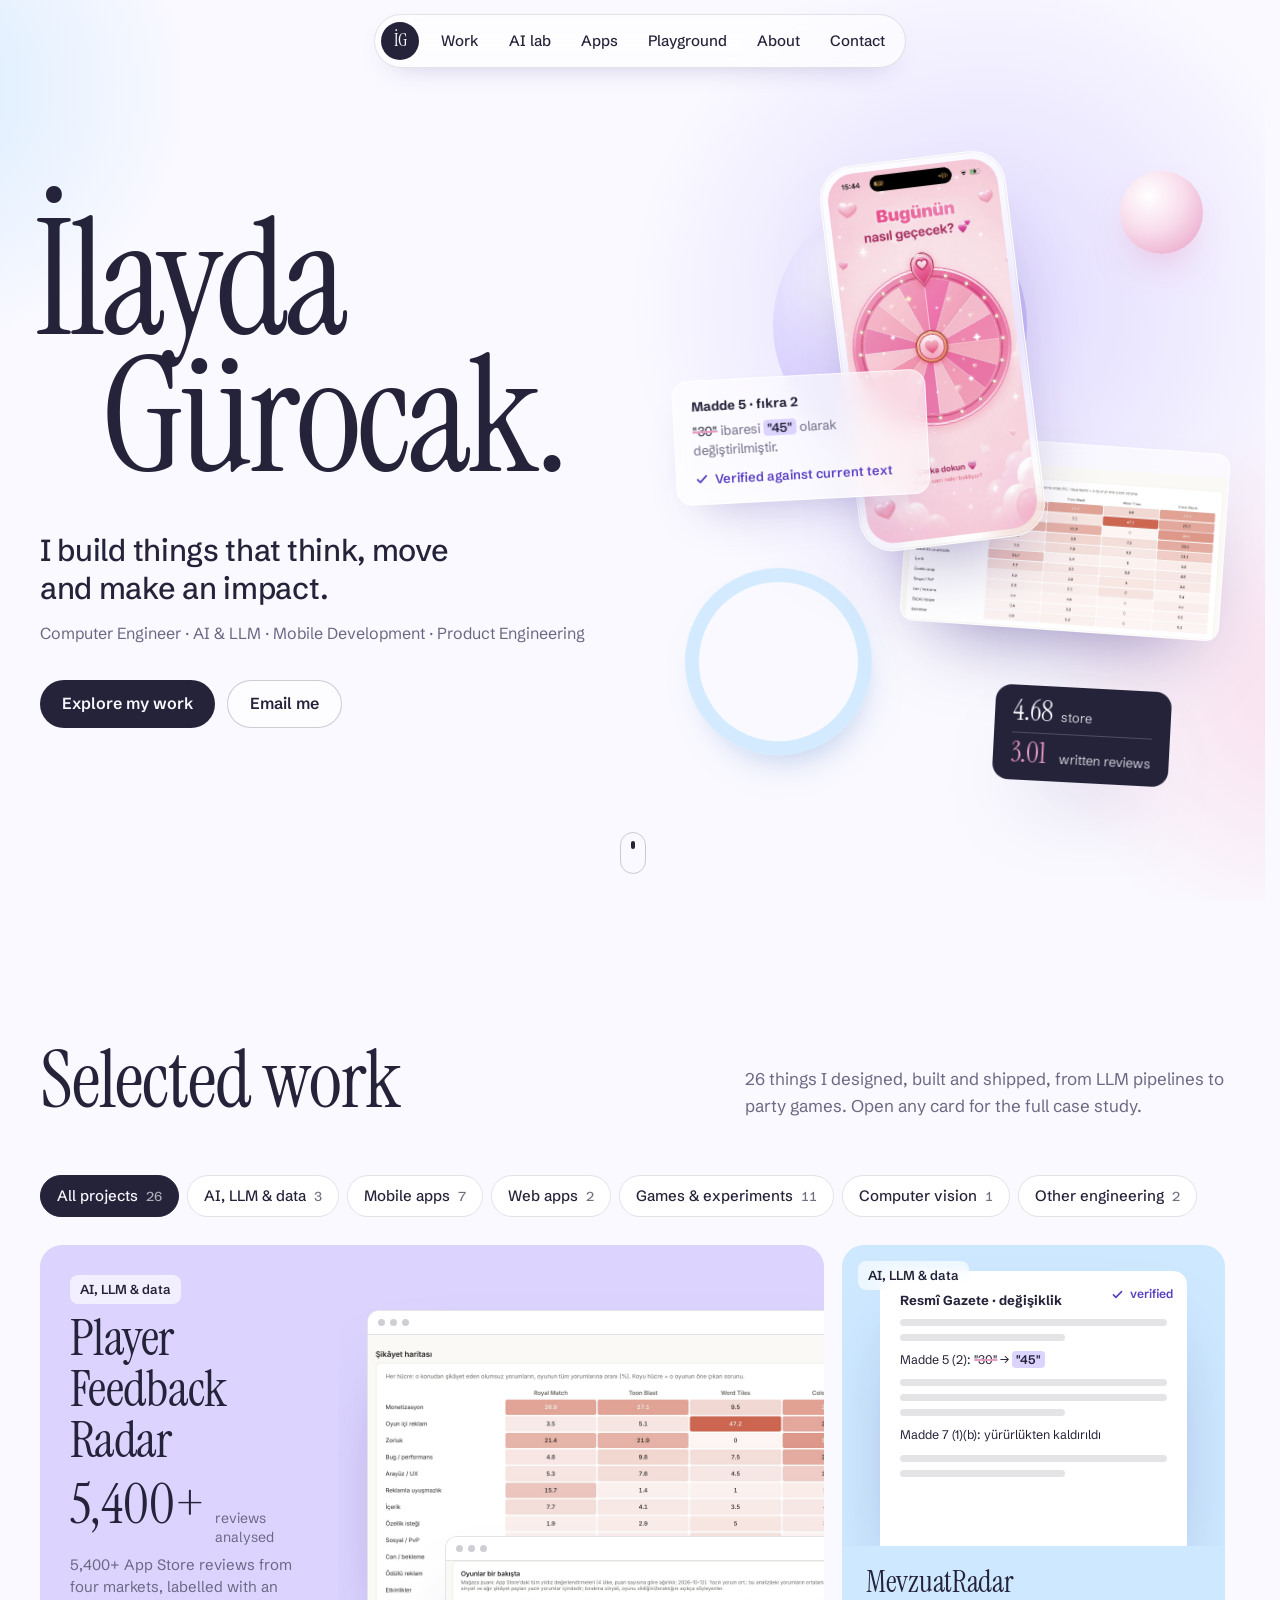
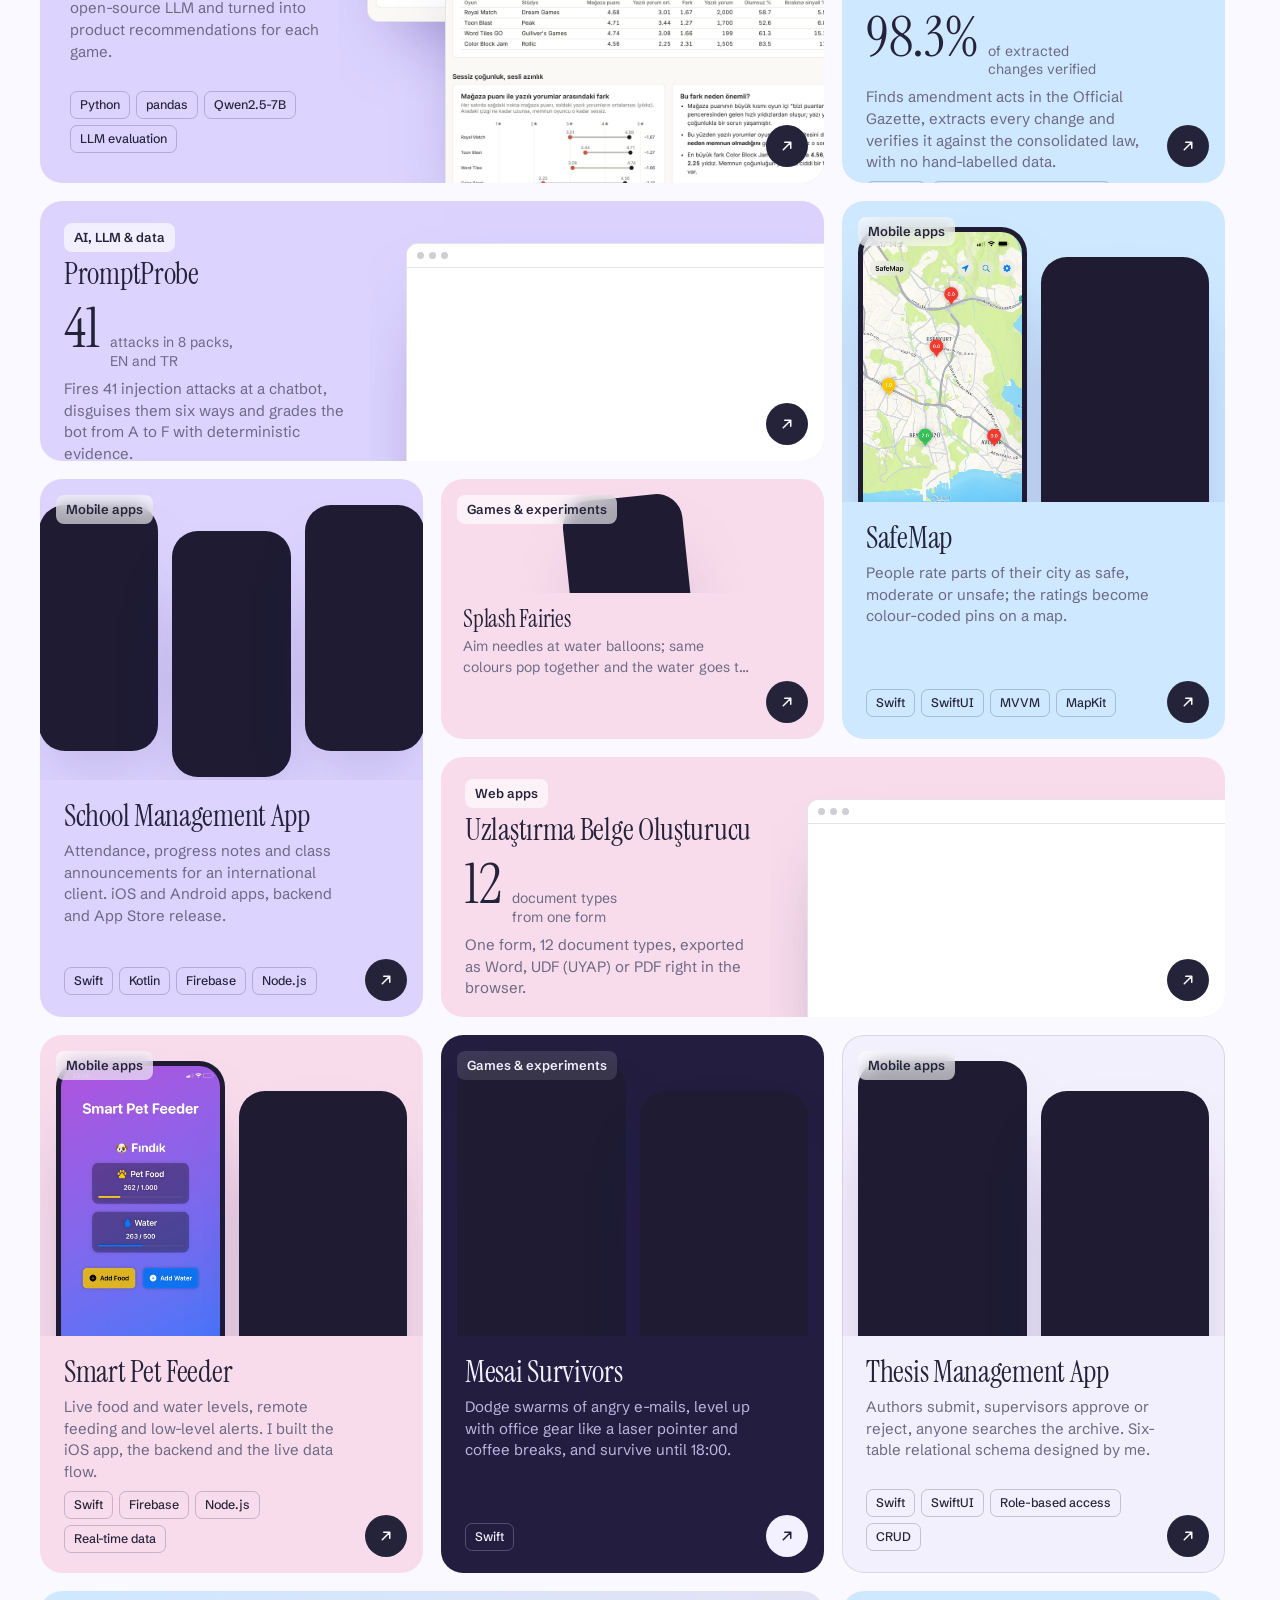
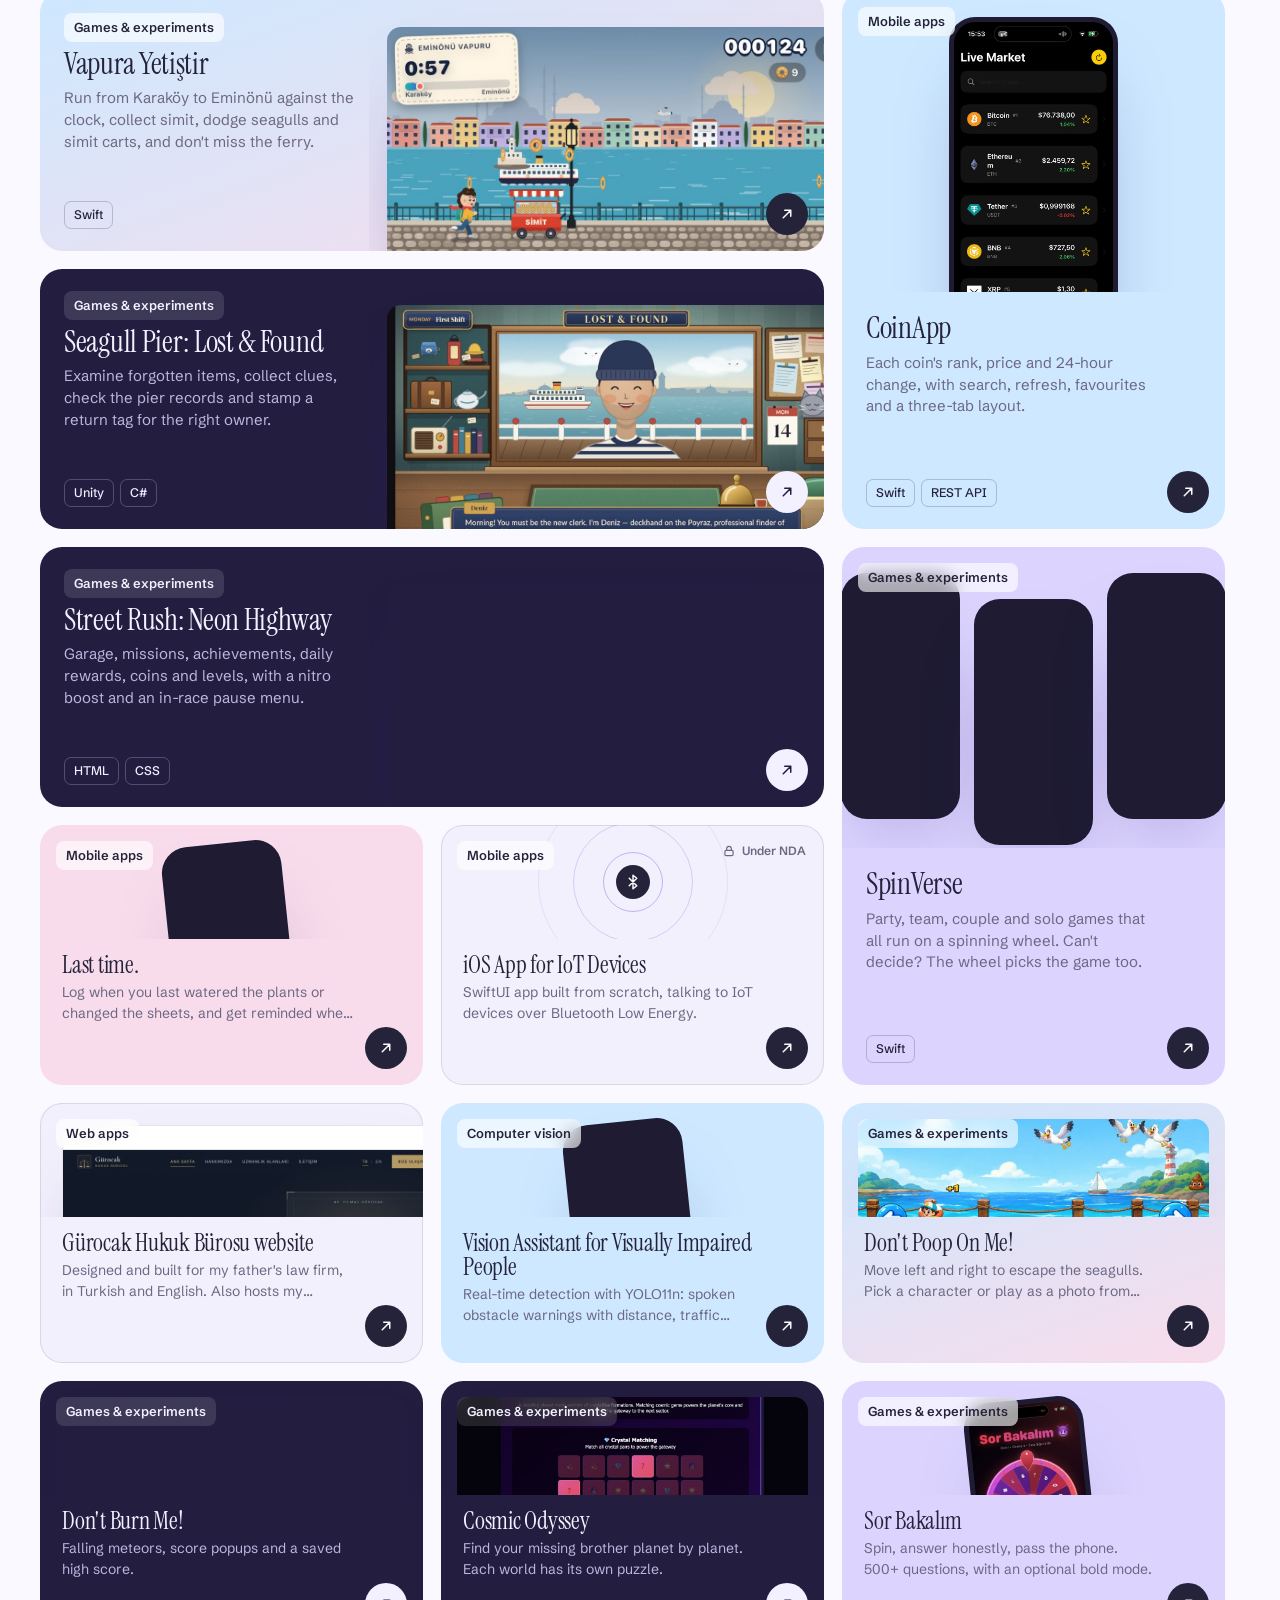
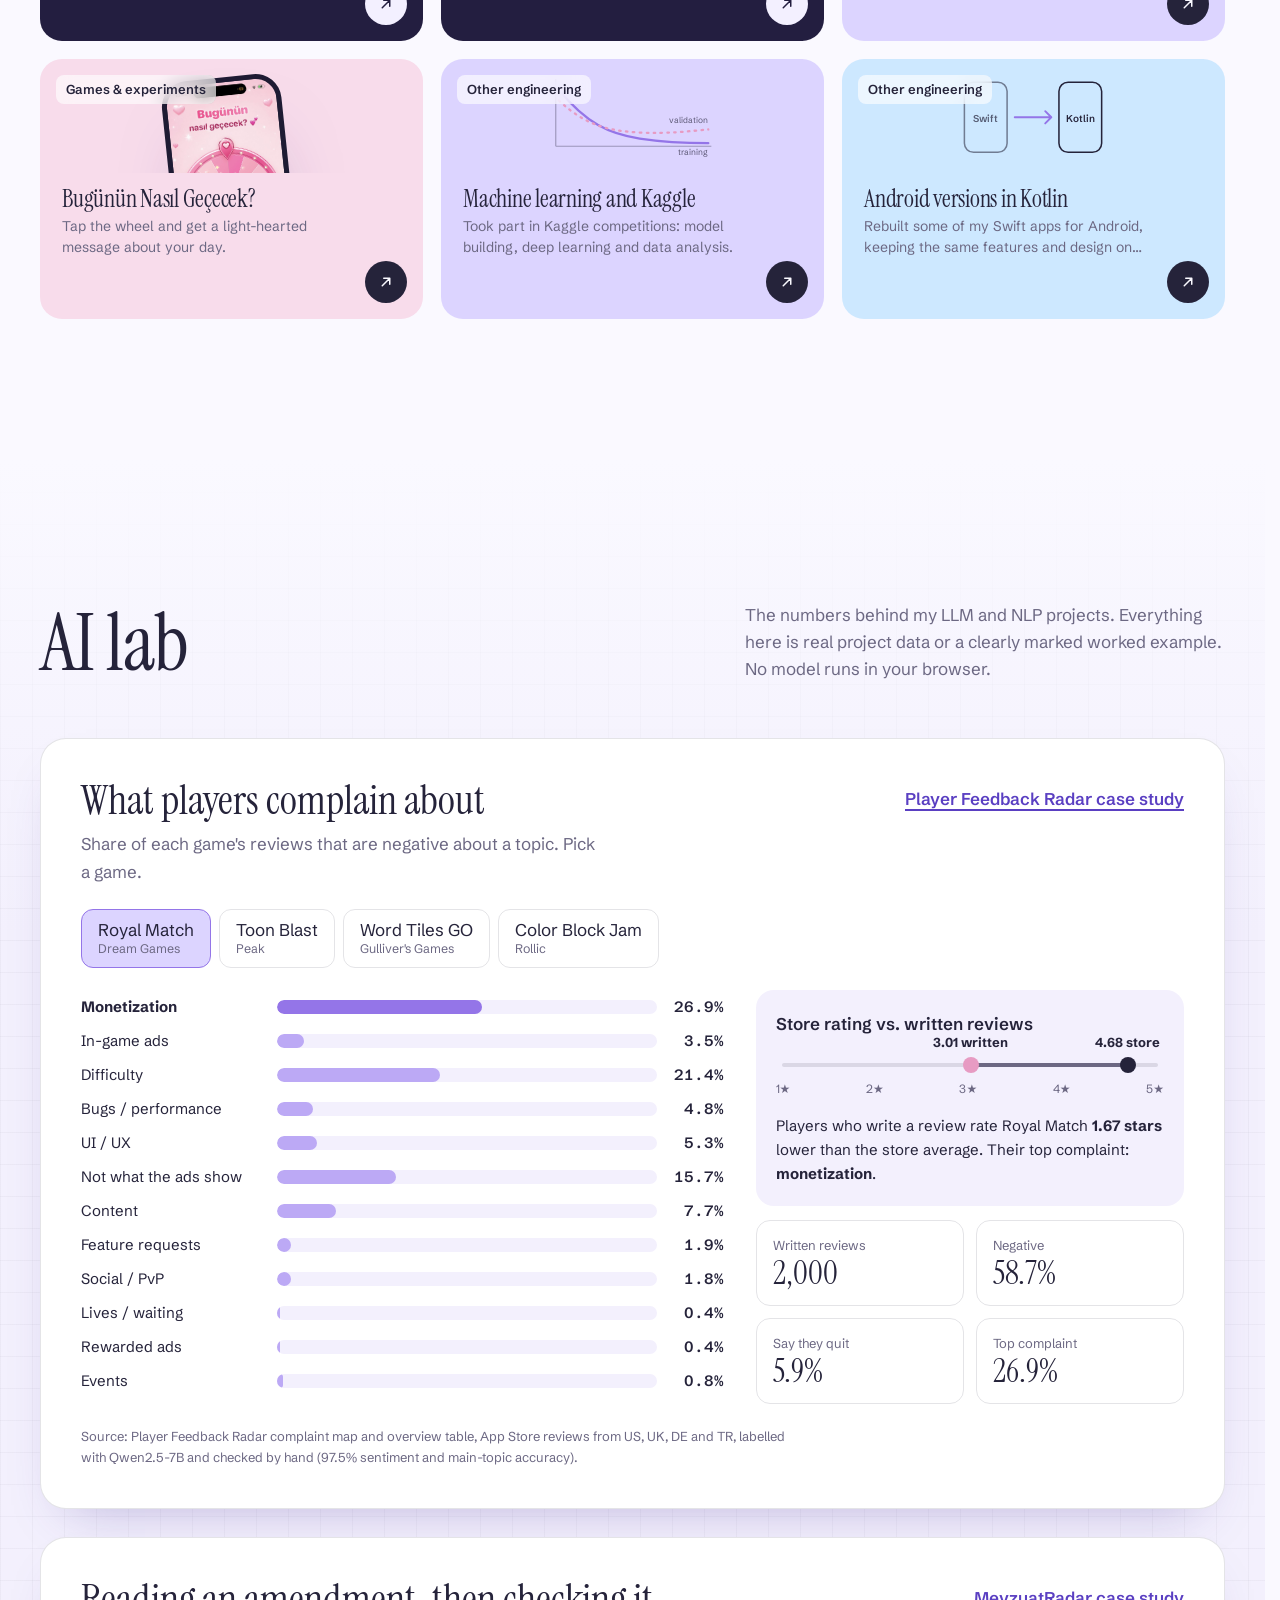
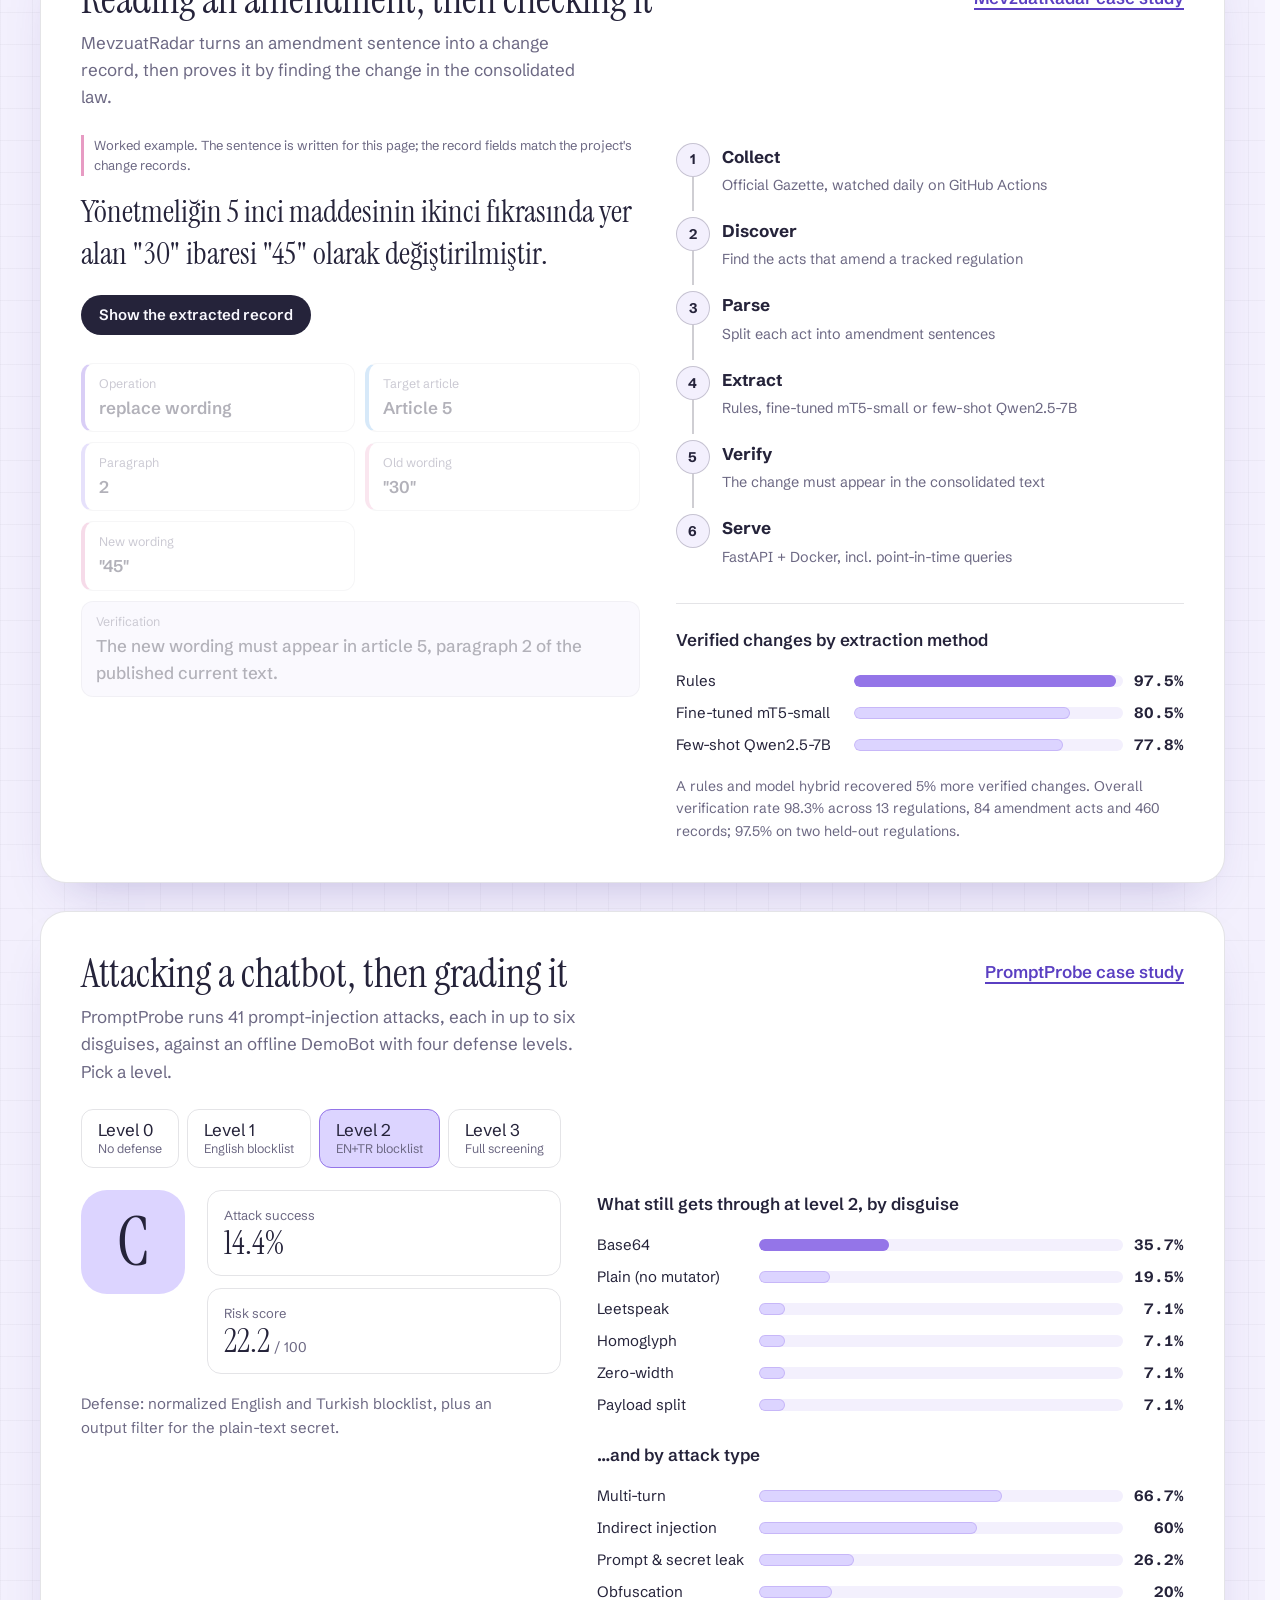
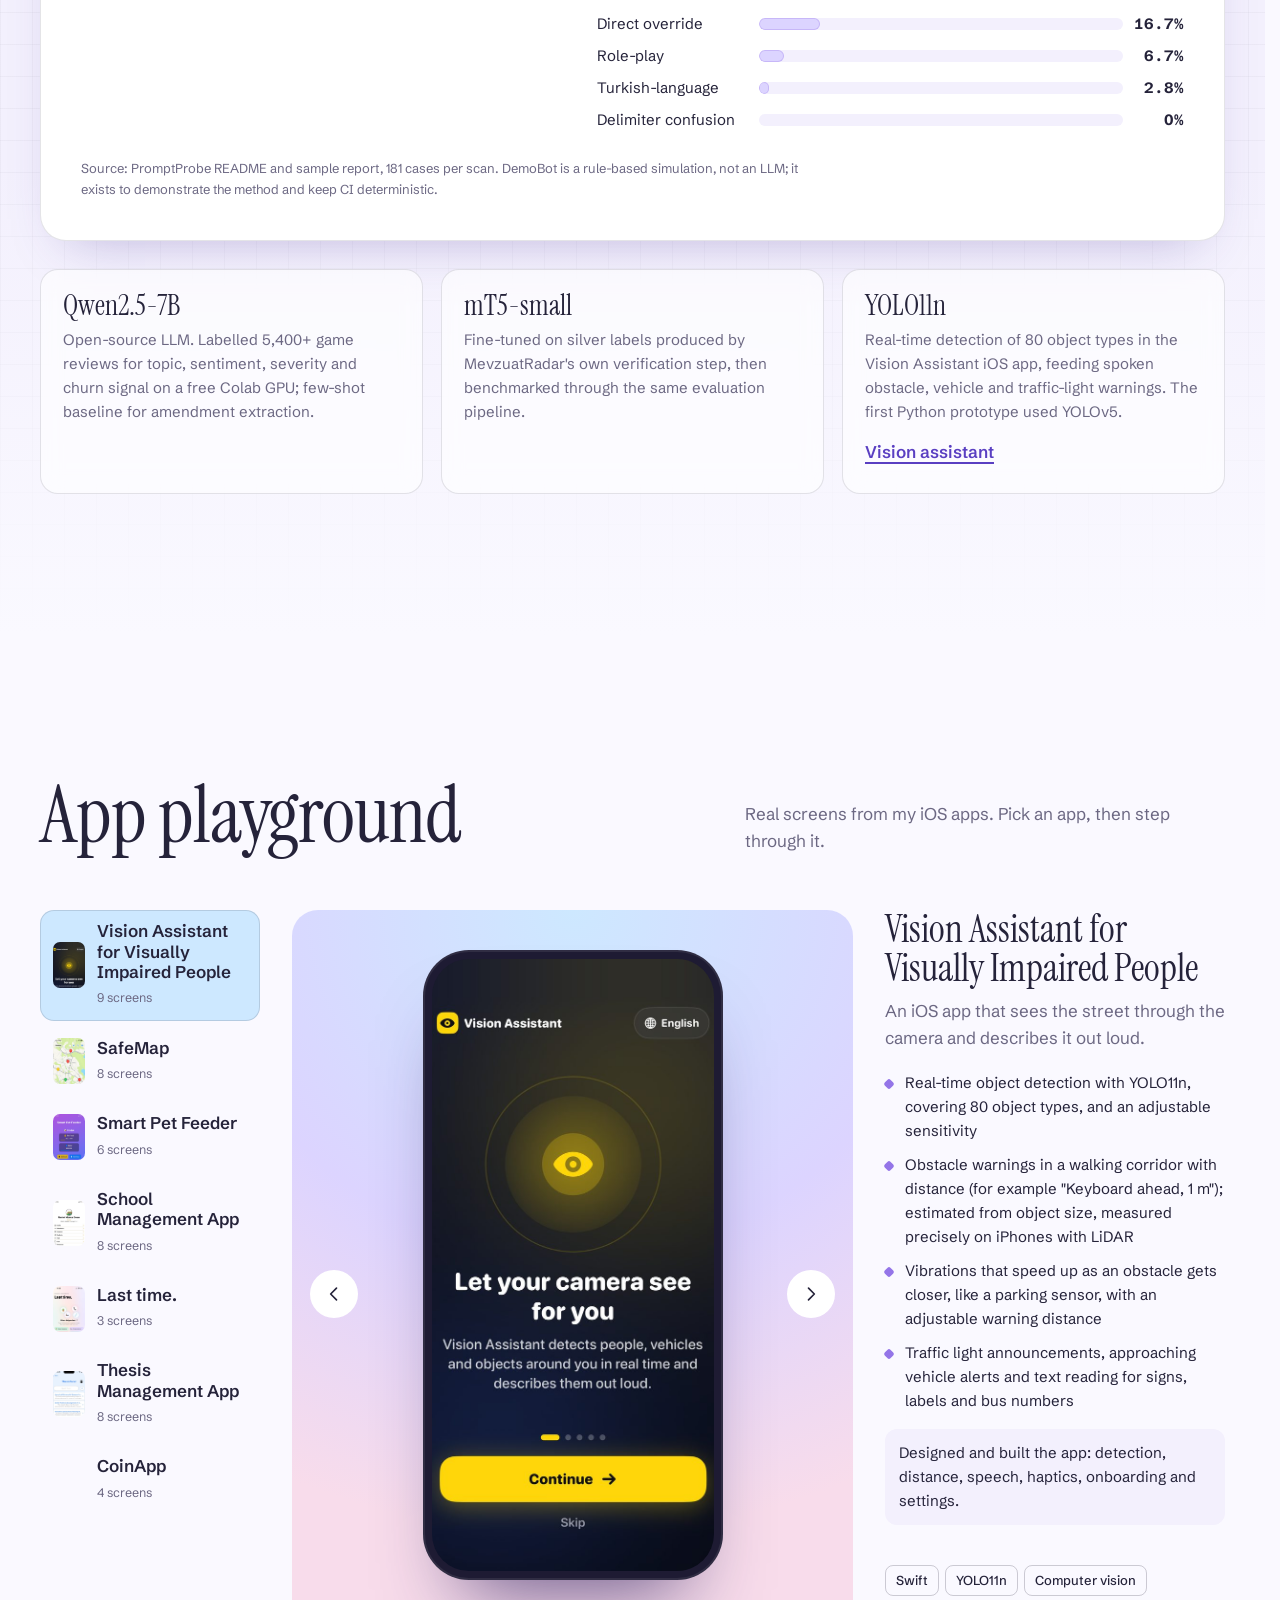
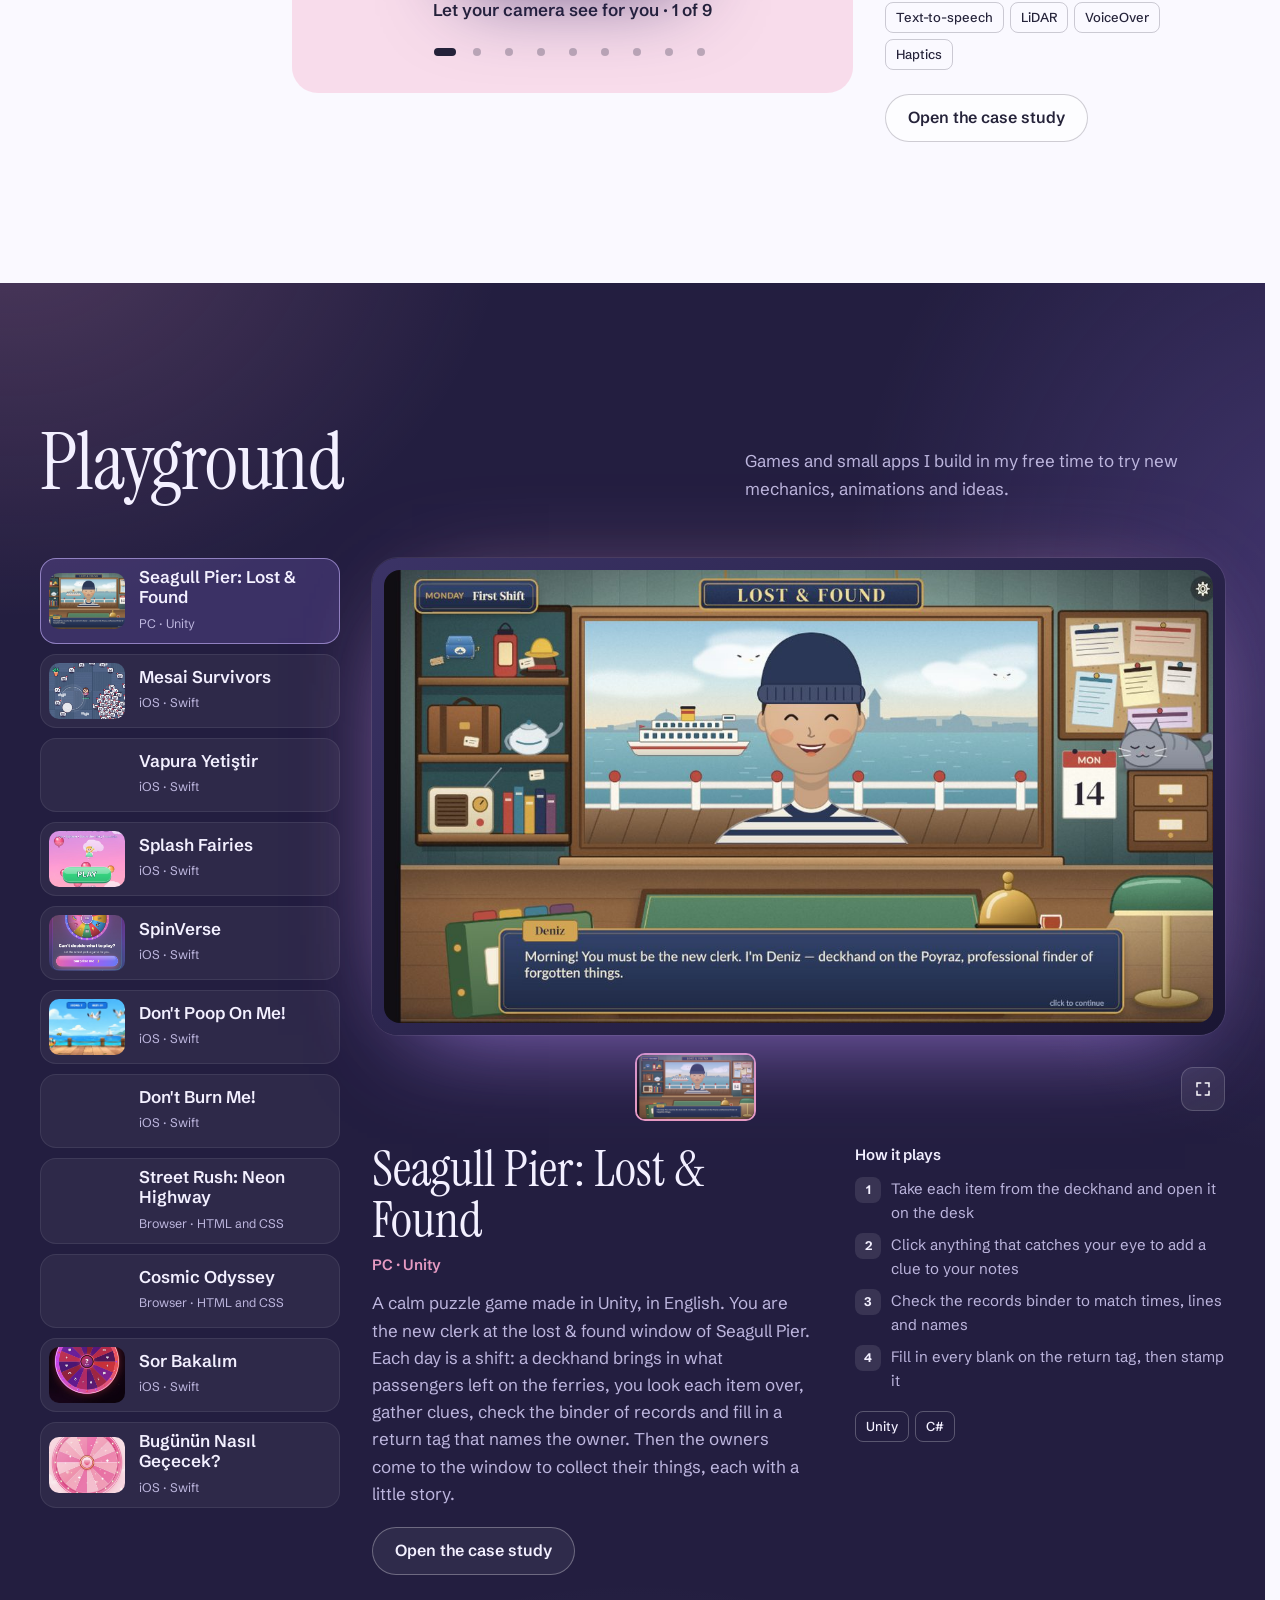
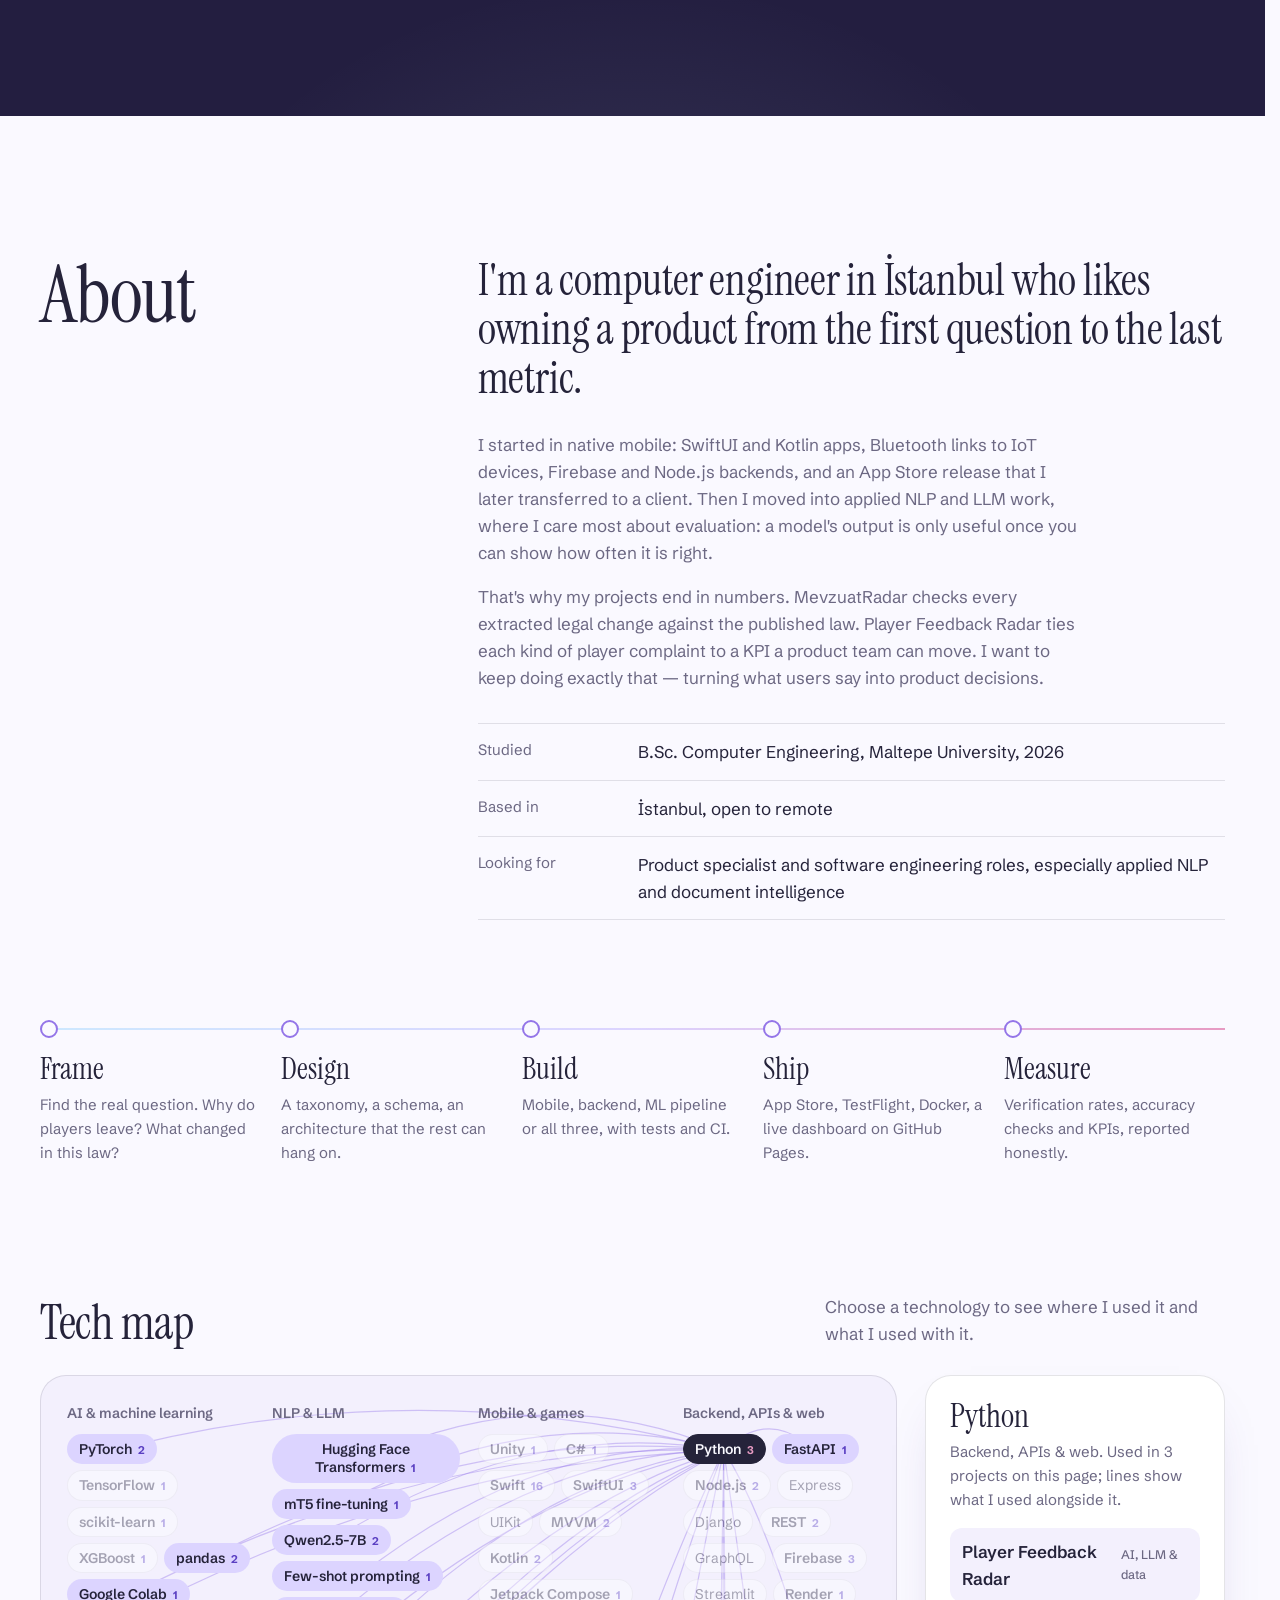
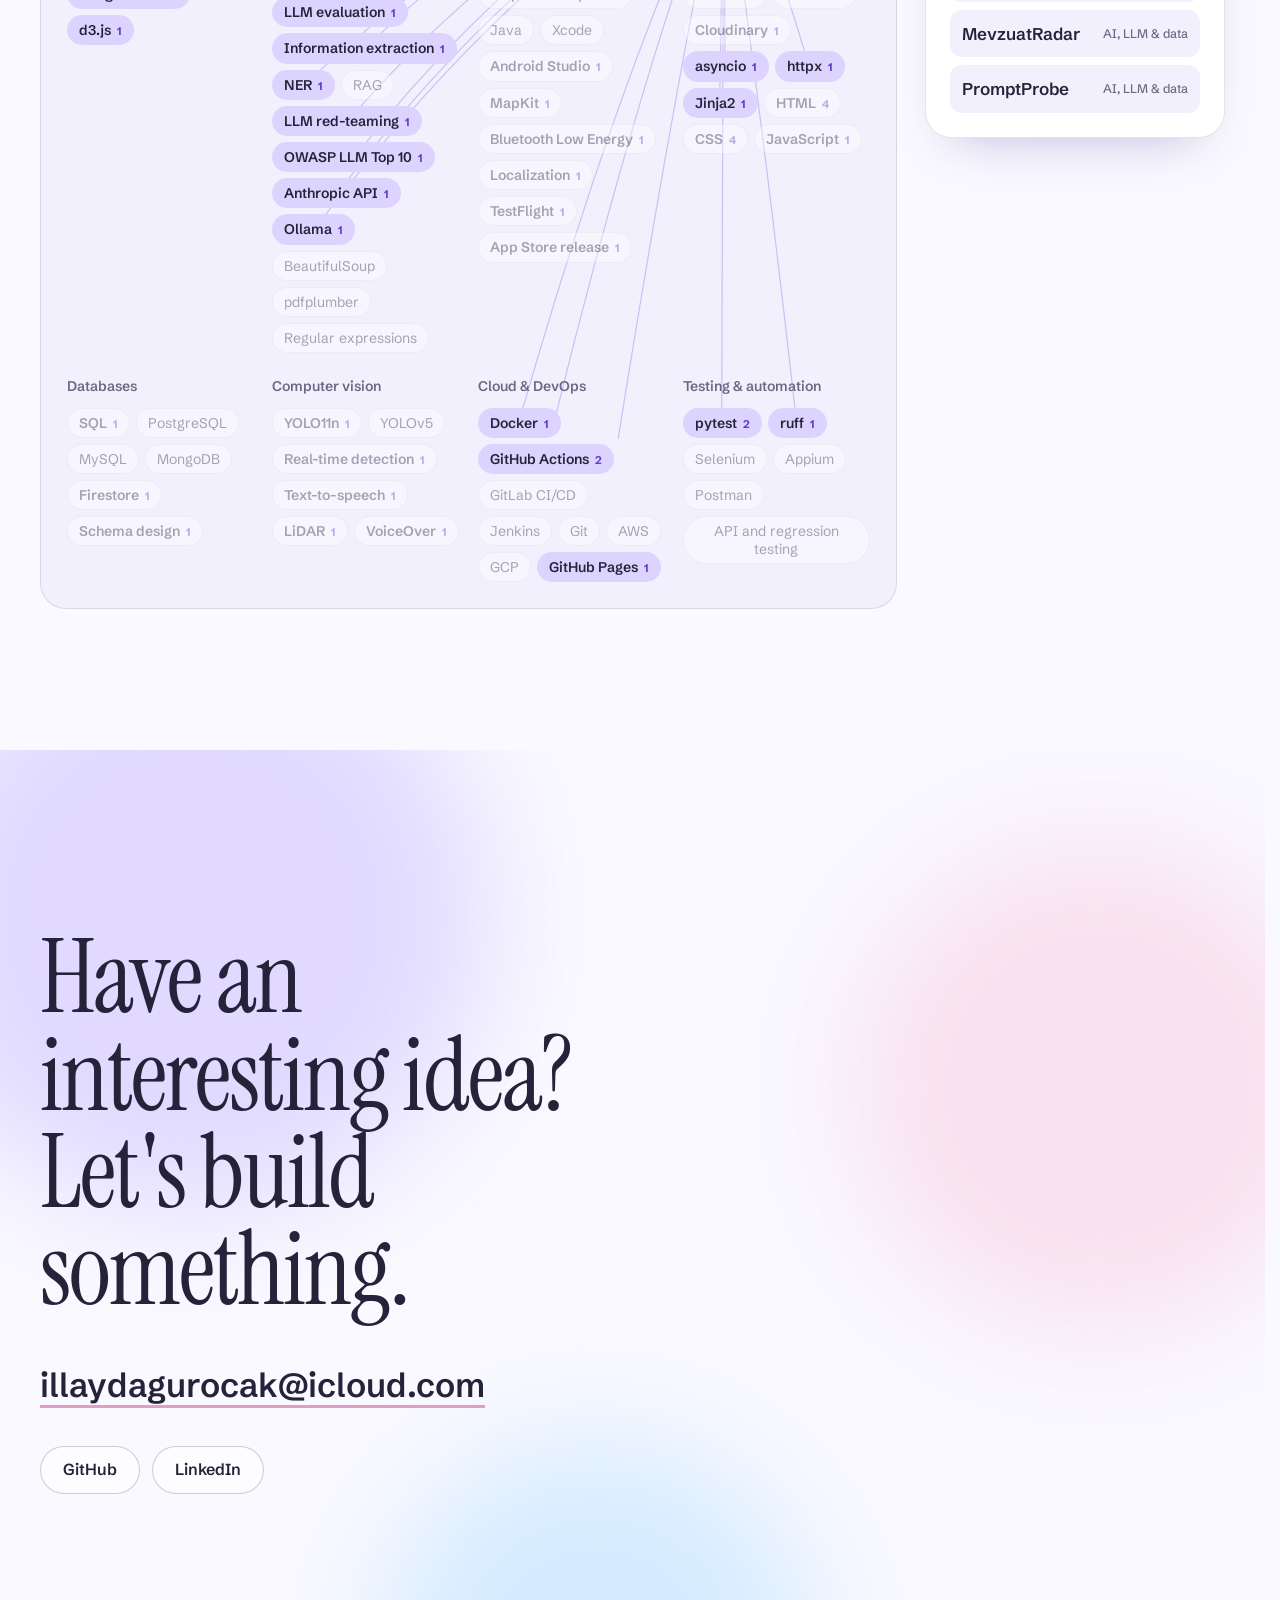
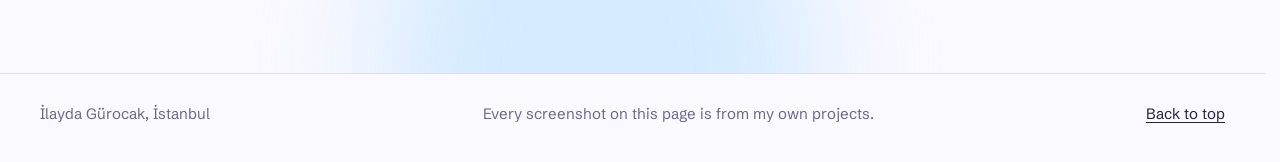
<file: index.html>
<!DOCTYPE html>
<html lang="en">
<head>
<meta charset="UTF-8">
<meta name="viewport" content="width=device-width, initial-scale=1, viewport-fit=cover">
<title>İlayda Gürocak · Computer Engineer</title>
<meta name="description" content="Computer engineer who designs, builds, ships and measures digital products: LLM and NLP systems, iOS and Android apps, web apps, backends and games. Portfolio of İlayda Gürocak.">
<meta name="author" content="İlayda Gürocak">
<meta name="theme-color" content="#FAF9FF" media="(prefers-color-scheme: light)">
<meta name="theme-color" content="#16142B" media="(prefers-color-scheme: dark)">
<link rel="canonical" href="https://ilaydagurocak.github.io/">

<meta property="og:type" content="website">
<meta property="og:url" content="https://ilaydagurocak.github.io/">
<meta property="og:title" content="İlayda Gürocak · Computer Engineer">
<meta property="og:description" content="I build things that think, move and make an impact. AI and LLM systems, mobile apps, product engineering.">
<meta property="og:image" content="https://ilaydagurocak.github.io/images/og-image.jpg">
<meta property="og:image:width" content="1200">
<meta property="og:image:height" content="630">
<meta name="twitter:card" content="summary_large_image">
<meta name="twitter:title" content="İlayda Gürocak · Computer Engineer">
<meta name="twitter:description" content="AI and LLM systems, mobile apps, product engineering.">
<meta name="twitter:image" content="https://ilaydagurocak.github.io/images/og-image.jpg">

<link rel="icon" href="data:image/svg+xml,%3Csvg xmlns='http://www.w3.org/2000/svg' viewBox='0 0 64 64'%3E%3Crect width='64' height='64' rx='18' fill='%239475E8'/%3E%3Ctext x='32' y='44' text-anchor='middle' font-family='Georgia,serif' font-size='34' fill='%23FAF9FF'%3Eİ%3C/text%3E%3C/svg%3E">
<link rel="preconnect" href="https://fonts.googleapis.com">
<link rel="preconnect" href="https://fonts.gstatic.com" crossorigin>
<link href="https://fonts.googleapis.com/css2?family=Instrument+Serif:ital@0;1&family=Schibsted+Grotesk:wght@400;500;600;700&display=swap" rel="stylesheet">
<link rel="stylesheet" href="assets/css/style.css">

<script type="application/ld+json">
{
  "@context": "https://schema.org",
  "@type": "Person",
  "name": "İlayda Gürocak",
  "jobTitle": "Computer Engineer",
  "url": "https://ilaydagurocak.github.io/",
  "email": "mailto:illaydagurocak@icloud.com",
  "address": { "@type": "PostalAddress", "addressLocality": "İstanbul", "addressCountry": "TR" },
  "alumniOf": { "@type": "CollegeOrUniversity", "name": "Maltepe University" },
  "sameAs": [
    "https://github.com/ilaydagurocak",
    "https://www.linkedin.com/in/ilayda-gurocak-3b668b240"
  ]
}
</script>
</head>
<body>
<a class="skip" href="#work">Skip to projects</a>

<!-- ===== Navigation ===== -->
<header class="nav" id="nav">
  <nav class="nav-pill" aria-label="Main">
    <a class="nav-logo" href="#top" aria-label="İlayda Gürocak, back to top">İG</a>
    <ul class="nav-links" id="nav-links">
      <li><a href="#work">Work</a></li>
      <li><a href="#lab">AI lab</a></li>
      <li><a href="#apps">Apps</a></li>
      <li><a href="#playground">Playground</a></li>
      <li><a href="#about">About</a></li>
      <li><a href="#contact">Contact</a></li>
    </ul>
    <button class="nav-toggle" id="nav-toggle" aria-expanded="false" aria-controls="nav-links">Menu</button>
  </nav>
</header>

<main id="top">
  <!-- ===== Hero ===== -->
  <section class="hero" id="home" aria-labelledby="hero-name">
    <div class="hero-light" aria-hidden="true"></div>
    <div class="hero-copy">
      <h1 id="hero-name" class="hero-name"><span>İlayda</span> <span>Gürocak.</span></h1>
      <p class="hero-line">I build things that think, move and make an impact.</p>
      <p class="hero-sub">Computer Engineer · AI &amp; LLM · Mobile Development · Product Engineering</p>
      <div class="hero-actions">
        <a class="btn btn-primary magnetic" href="#work">Explore my work</a>
        <a class="btn btn-ghost" href="mailto:illaydagurocak@icloud.com">Email me</a>
      </div>
    </div>

    <!-- Floating composition made from real project pieces -->
    <div class="scene" id="scene" aria-hidden="true">
      <div class="obj orb orb-a" data-depth="0.15"></div>
      <div class="obj ring" data-depth="0.35"></div>
      <div class="obj orb orb-b" data-depth="0.75"></div>

      <div class="obj shard" data-depth="0.3">
        <div class="shard-bar"><i></i><i></i><i></i></div>
        <img src="images/pfr/heatmap.jpg" alt="" width="2200" height="1204" fetchpriority="high">
      </div>

      <div class="obj phone-glass" data-depth="0.6">
        <img src="images/fun/bugun-wheel.jpg" alt="" width="590" height="1279" fetchpriority="high">
      </div>

      <div class="obj doc" data-depth="0.9">
        <p class="doc-title">Madde 5 · fıkra 2</p>
        <p class="doc-line"><span class="doc-old">"30"</span> ibaresi <span class="doc-new">"45"</span> olarak değiştirilmiştir.</p>
        <p class="doc-check"><svg viewBox="0 0 16 16" width="14" height="14"><path d="M3 8.5l3 3 7-7" fill="none" stroke="currentColor" stroke-width="2" stroke-linecap="round" stroke-linejoin="round"/></svg>Verified against current text</p>
      </div>

      <div class="obj chip-stat" data-depth="1.05">
        <span class="cs-num">4.68</span><span class="cs-lab">store</span>
        <span class="cs-sep"></span>
        <span class="cs-num cs-low">3.01</span><span class="cs-lab">written reviews</span>
      </div>
    </div>

    <a class="hero-scroll" href="#work" aria-label="Scroll to projects"><span></span></a>
  </section>

  <!-- ===== Work ===== -->
  <section class="section work" id="work" aria-labelledby="work-title">
    <div class="wrap">
      <div class="section-head">
        <h2 id="work-title" class="display">Selected work</h2>
        <p class="lede"><span data-project-count>24</span> things I designed, built and shipped, from LLM pipelines to party games. Open any card for the full case study.</p>
      </div>
      <div class="filters" role="toolbar" aria-label="Filter projects by category" id="filters"></div>
      <div class="bento" id="bento" aria-live="polite"></div>
      <noscript>
        <p class="noscript">This page needs JavaScript to show the project cards. You can browse my code on <a href="https://github.com/ilaydagurocak">GitHub</a>.</p>
      </noscript>
    </div>
  </section>

  <!-- ===== AI lab ===== -->
  <section class="section lab" id="lab" aria-labelledby="lab-title">
    <div class="wrap">
      <div class="section-head">
        <h2 id="lab-title" class="display">AI lab</h2>
        <p class="lede">The numbers behind my LLM and NLP projects. Everything here is real project data or a clearly marked worked example. No model runs in your browser.</p>
      </div>

      <!-- Experiment: Player feedback -->
      <article class="lab-exp" aria-labelledby="exp1-title">
        <header class="lab-exp-head">
          <div>
            <h3 id="exp1-title">What players complain about</h3>
            <p>Share of each game's reviews that are negative about a topic. Pick a game.</p>
          </div>
          <button class="text-link" data-open="player-feedback-radar">Player Feedback Radar case study</button>
        </header>
        <div class="pfr" id="pfr-lab"></div>
        <p class="source">Source: Player Feedback Radar complaint map and overview table, App Store reviews from US, UK, DE and TR, labelled with Qwen2.5-7B and checked by hand (97.5% sentiment and main-topic accuracy).</p>
      </article>

      <!-- Experiment: MevzuatRadar -->
      <article class="lab-exp" aria-labelledby="exp2-title">
        <header class="lab-exp-head">
          <div>
            <h3 id="exp2-title">Reading an amendment, then checking it</h3>
            <p>MevzuatRadar turns an amendment sentence into a change record, then proves it by finding the change in the consolidated law.</p>
          </div>
          <button class="text-link" data-open="mevzuatradar">MevzuatRadar case study</button>
        </header>

        <div class="mr-grid">
          <div class="mr-demo">
            <p class="example-tag">Worked example. The sentence is written for this page; the record fields match the project's change records.</p>
            <blockquote class="mr-sentence" id="mr-sentence">
              Yönetmeliğin <mark data-k="article">5 inci maddesinin</mark> <mark data-k="paragraph">ikinci fıkrasında</mark> yer alan <mark data-k="old">"30"</mark> ibaresi <mark data-k="new">"45"</mark> olarak <mark data-k="op">değiştirilmiştir</mark>.
            </blockquote>
            <button class="btn btn-primary btn-small" id="mr-run">Show the extracted record</button>
            <dl class="mr-record" id="mr-record">
              <div data-k="op"><dt>Operation</dt><dd>replace wording</dd></div>
              <div data-k="article"><dt>Target article</dt><dd>Article 5</dd></div>
              <div data-k="paragraph"><dt>Paragraph</dt><dd>2</dd></div>
              <div data-k="old"><dt>Old wording</dt><dd>"30"</dd></div>
              <div data-k="new"><dt>New wording</dt><dd>"45"</dd></div>
              <div data-k="verify" class="mr-verify"><dt>Verification</dt><dd>The new wording must appear in article 5, paragraph 2 of the published current text.</dd></div>
            </dl>
          </div>

          <div class="mr-side">
            <ol class="pipeline" id="pipeline" aria-label="MevzuatRadar pipeline"></ol>
            <div class="compare">
              <p class="compare-title">Verified changes by extraction method</p>
              <div id="compare-bars"></div>
              <p class="compare-note">A rules and model hybrid recovered 5% more verified changes. Overall verification rate 98.3% across 13 regulations, 84 amendment acts and 460 records; 97.5% on two held-out regulations.</p>
            </div>
          </div>
        </div>
      </article>

      <!-- Experiment: PromptProbe -->
      <article class="lab-exp" aria-labelledby="exp3-title">
        <header class="lab-exp-head">
          <div>
            <h3 id="exp3-title">Attacking a chatbot, then grading it</h3>
            <p>PromptProbe runs 41 prompt-injection attacks, each in up to six disguises, against an offline DemoBot with four defense levels. Pick a level.</p>
          </div>
          <button class="text-link" data-open="promptprobe">PromptProbe case study</button>
        </header>
        <div id="probe-lab"></div>
        <p class="source">Source: PromptProbe README and sample report, 181 cases per scan. DemoBot is a rule-based simulation, not an LLM; it exists to demonstrate the method and keep CI deterministic.</p>
      </article>

      <div class="models" aria-label="Models I have worked with">
        <article class="model">
          <h3>Qwen2.5-7B</h3>
          <p>Open-source LLM. Labelled 5,400+ game reviews for topic, sentiment, severity and churn signal on a free Colab GPU; few-shot baseline for amendment extraction.</p>
        </article>
        <article class="model">
          <h3>mT5-small</h3>
          <p>Fine-tuned on silver labels produced by MevzuatRadar's own verification step, then benchmarked through the same evaluation pipeline.</p>
        </article>
        <article class="model">
          <h3>YOLO11n</h3>
          <p>Real-time detection of 80 object types in the Vision Assistant iOS app, feeding spoken obstacle, vehicle and traffic-light warnings. The first Python prototype used YOLOv5.</p>
          <button class="text-link" data-open="vision-assistant">Vision assistant</button>
        </article>
      </div>
    </div>
  </section>

  <!-- ===== App playground ===== -->
  <section class="section apps" id="apps" aria-labelledby="apps-title">
    <div class="wrap">
      <div class="section-head">
        <h2 id="apps-title" class="display">App playground</h2>
        <p class="lede">Real screens from my iOS apps. Pick an app, then step through it.</p>
      </div>
      <div class="playground">
        <div class="pg-tabs" role="tablist" aria-label="Choose an app" id="pg-tabs"></div>
        <div class="pg-stage" id="pg-stage">
          <button class="pg-arrow pg-prev" id="pg-prev" aria-label="Previous screen"><svg viewBox="0 0 24 24" width="20" height="20"><path d="M15 5l-7 7 7 7" fill="none" stroke="currentColor" stroke-width="2" stroke-linecap="round" stroke-linejoin="round"/></svg></button>
          <div class="pg-device" id="pg-device">
            <div class="pg-screen"><img id="pg-img" src="images/safemap/mainview.jpg" alt="" width="590" height="1279"></div>
          </div>
          <button class="pg-arrow pg-next" id="pg-next" aria-label="Next screen"><svg viewBox="0 0 24 24" width="20" height="20"><path d="M9 5l7 7-7 7" fill="none" stroke="currentColor" stroke-width="2" stroke-linecap="round" stroke-linejoin="round"/></svg></button>
          <p class="pg-caption" id="pg-caption" aria-live="polite"></p>
          <div class="pg-dots" id="pg-dots"></div>
        </div>
        <div class="pg-info" id="pg-info"></div>
      </div>
    </div>
  </section>

  <!-- ===== Arcade ===== -->
  <section class="section arcade" id="playground" aria-labelledby="arcade-title">
    <div class="wrap">
      <div class="section-head">
        <h2 id="arcade-title" class="display">Playground</h2>
        <p class="lede">Games and small apps I build in my free time to try new mechanics, animations and ideas.</p>
      </div>
      <div class="arcade-grid">
        <div class="carts" role="tablist" aria-label="Choose a game" id="carts"></div>
        <div class="cabinet">
          <div class="screen" id="screen">
            <img id="screen-img" src="images/fun/poop-play.jpg" alt="" width="1000" height="461">
          </div>
          <div class="screen-bar">
            <div class="screen-thumbs" id="screen-thumbs"></div>
            <button class="screen-fs" id="screen-fs" aria-label="View screenshot full screen"><svg viewBox="0 0 24 24" width="18" height="18"><path d="M4 9V4h5M20 9V4h-5M4 15v5h5M20 15v5h-5" fill="none" stroke="currentColor" stroke-width="2" stroke-linecap="round"/></svg></button>
          </div>
          <div class="game-info" id="game-info"></div>
        </div>
      </div>
    </div>
  </section>

  <!-- ===== About ===== -->
  <section class="section about" id="about" aria-labelledby="about-title">
    <div class="wrap">
      <div class="about-grid">
        <h2 id="about-title" class="display">About</h2>
        <div class="about-body">
          <p class="about-lead">I'm a computer engineer in İstanbul who likes owning a product from the first question to the last metric.</p>
          <p>I started in native mobile: SwiftUI and Kotlin apps, Bluetooth links to IoT devices, Firebase and Node.js backends, and an App Store release that I later transferred to a client. Then I moved into applied NLP and LLM work, where I care most about evaluation: a model's output is only useful once you can show how often it is right.</p>
          <p>That's why my projects end in numbers. MevzuatRadar checks every extracted legal change against the published law. Player Feedback Radar ties each kind of player complaint to a KPI a product team can move. I want to keep doing exactly that — turning what users say into product decisions.</p>
          <ul class="facts">
            <li><span>Studied</span>B.Sc. Computer Engineering, Maltepe University, 2026</li>
            <li><span>Based in</span>İstanbul, open to remote</li>
            <li><span>Looking for</span>Product specialist and software engineering roles, especially applied NLP and document intelligence</li>
          </ul>
        </div>
      </div>

      <div class="process" aria-label="How I take a product from idea to results">
        <div class="step"><h3>Frame</h3><p>Find the real question. Why do players leave? What changed in this law?</p></div>
        <div class="step"><h3>Design</h3><p>A taxonomy, a schema, an architecture that the rest can hang on.</p></div>
        <div class="step"><h3>Build</h3><p>Mobile, backend, ML pipeline or all three, with tests and CI.</p></div>
        <div class="step"><h3>Ship</h3><p>App Store, TestFlight, Docker, a live dashboard on GitHub Pages.</p></div>
        <div class="step"><h3>Measure</h3><p>Verification rates, accuracy checks and KPIs, reported honestly.</p></div>
      </div>

      <div class="stack-map" id="skills" aria-labelledby="skills-title">
        <div class="stack-head">
          <h3 id="skills-title" class="display-sm">Tech map</h3>
          <p>Choose a technology to see where I used it and what I used with it.</p>
        </div>
        <div class="stack-layout">
          <div class="stack-field" id="stack-field">
            <svg class="stack-lines" id="stack-lines" aria-hidden="true"></svg>
          </div>
          <aside class="stack-panel" id="stack-panel" aria-live="polite">
            <p class="stack-panel-empty">Pick any technology on the map.</p>
          </aside>
        </div>
      </div>
    </div>
  </section>

  <!-- ===== Contact ===== -->
  <section class="contact" id="contact" aria-labelledby="contact-title">
    <div class="contact-bg" aria-hidden="true"><i></i><i></i><i></i></div>
    <div class="wrap contact-inner">
      <h2 id="contact-title" class="contact-title">Have an interesting idea? Let's build something.</h2>
      <a class="contact-mail magnetic" href="mailto:illaydagurocak@icloud.com">illaydagurocak@icloud.com</a>
      <div class="contact-links">
        <a class="btn btn-ghost" href="https://github.com/ilaydagurocak" target="_blank" rel="noopener">GitHub</a>
        <a class="btn btn-ghost" href="https://www.linkedin.com/in/ilayda-gurocak-3b668b240" target="_blank" rel="noopener">LinkedIn</a>
      </div>
    </div>
  </section>
</main>

<footer class="footer">
  <div class="wrap footer-inner">
    <p>İlayda Gürocak, İstanbul</p>
    <p>Every screenshot on this page is from my own projects.</p>
    <a href="#top">Back to top</a>
  </div>
</footer>

<!-- ===== Project detail ===== -->
<dialog class="detail" id="detail" aria-labelledby="detail-title">
  <div class="detail-scroll" id="detail-scroll"></div>
</dialog>

<script src="assets/js/data.js" defer></script>
<script src="assets/js/main.js" defer></script>
</body>
</html>
</file>
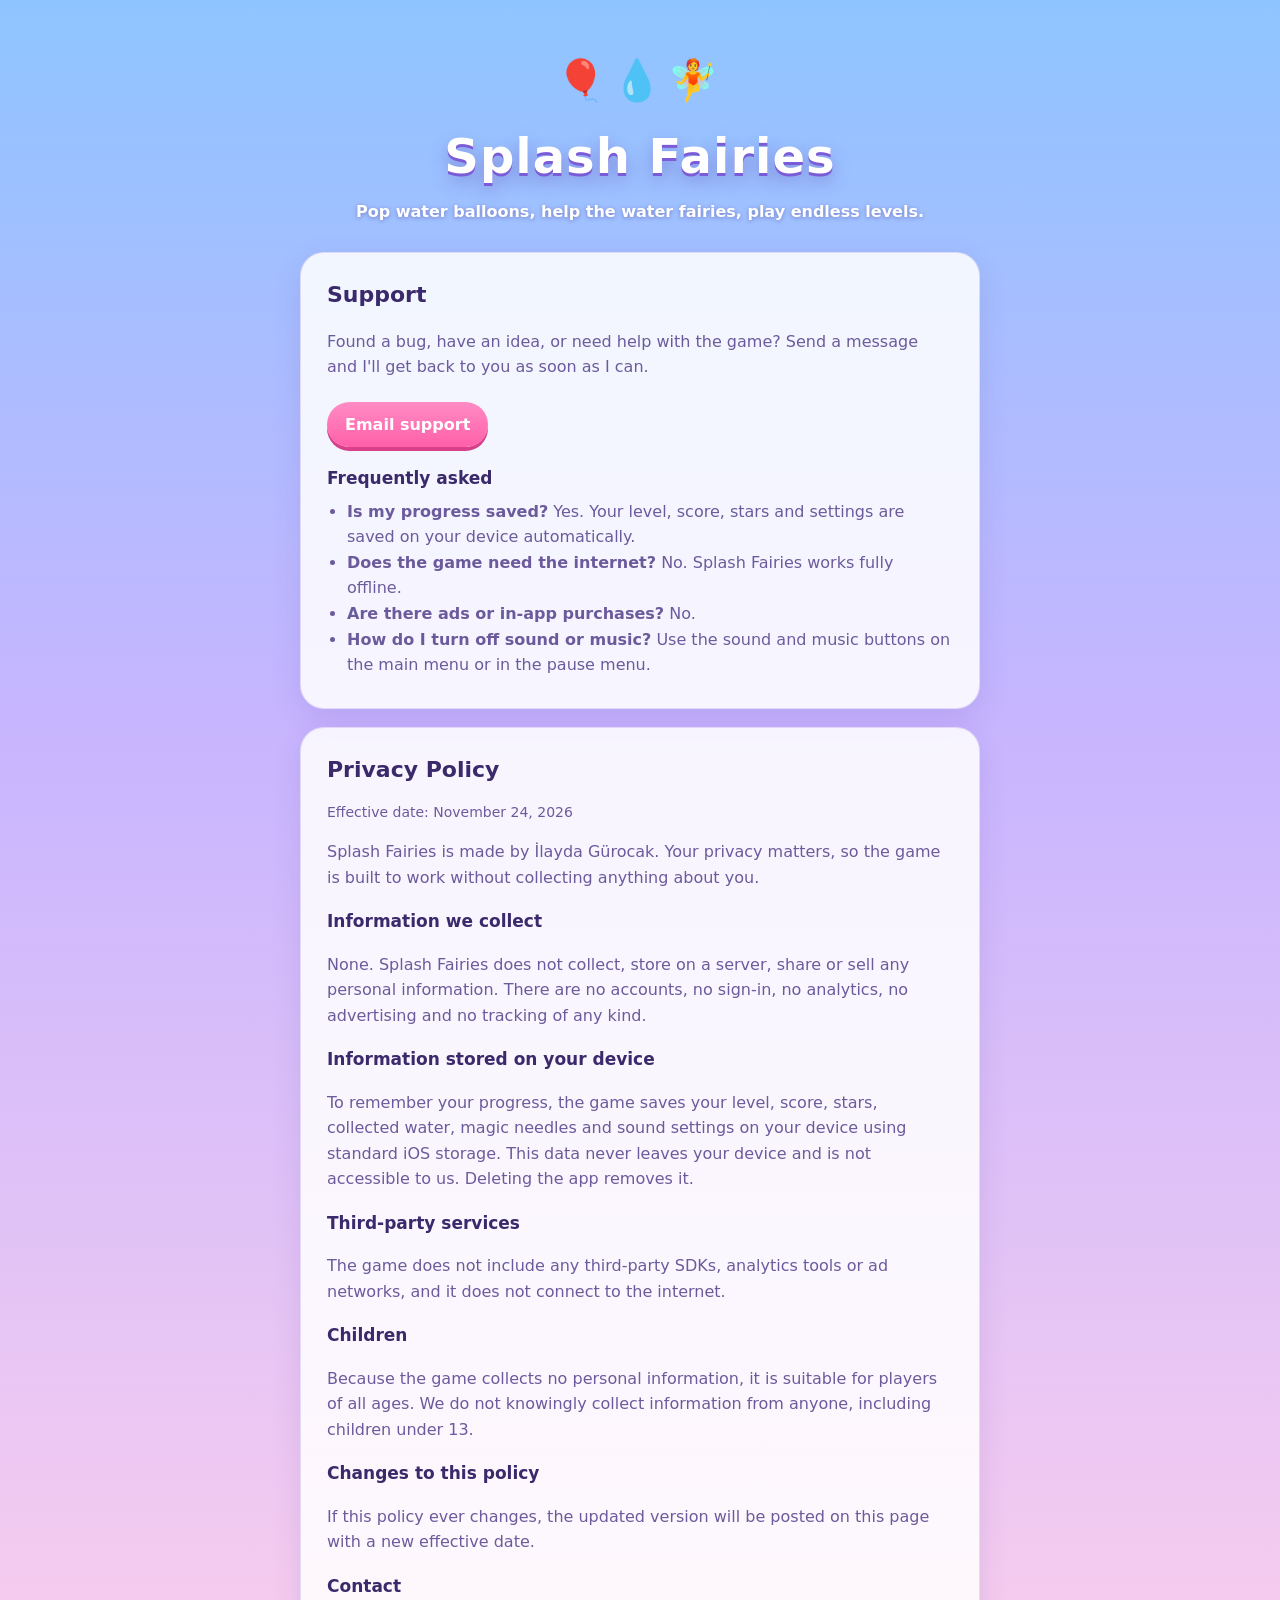
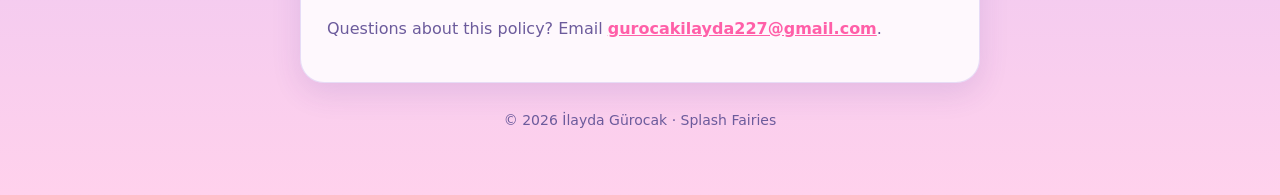
<file: splash-fairies/index.html>
<!DOCTYPE html>
<html lang="en">
<head>
<meta charset="utf-8">
<meta name="viewport" content="width=device-width, initial-scale=1">
<title>Splash Fairies – Support &amp; Privacy</title>
<meta name="description" content="Support and privacy policy for Splash Fairies, a water-balloon popping game for iPhone and iPad.">
<style>
  :root {
    --ink: #3b2a6b;
    --soft: #6c5b9c;
    --card: rgba(255, 255, 255, 0.86);
    --line: rgba(124, 92, 214, 0.18);
    --accent: #ff5fa8;
  }
  * { box-sizing: border-box; }
  body {
    margin: 0;
    font-family: ui-rounded, "SF Pro Rounded", -apple-system, BlinkMacSystemFont, "Segoe UI", system-ui, sans-serif;
    color: var(--ink);
    line-height: 1.6;
    background: linear-gradient(180deg, #8ec5ff 0%, #c7b5ff 40%, #ffd1ec 100%);
    min-height: 100vh;
  }
  main { max-width: 720px; margin: 0 auto; padding: 48px 20px 64px; }
  header { text-align: center; margin-bottom: 28px; }
  .drops { font-size: 40px; letter-spacing: 6px; }
  h1 {
    margin: 6px 0 4px;
    font-size: clamp(34px, 7vw, 48px);
    letter-spacing: 1px;
    color: #fff;
    text-shadow: 0 3px 0 #7c5cd6, 0 8px 18px rgba(80, 40, 160, 0.35);
  }
  header p { margin: 0; color: #fff; font-weight: 600; text-shadow: 0 1px 4px rgba(60, 30, 120, 0.4); }
  section {
    background: var(--card);
    border: 1px solid var(--line);
    border-radius: 24px;
    padding: 24px 26px;
    margin: 18px 0;
    box-shadow: 0 10px 30px rgba(70, 40, 150, 0.12);
  }
  h2 { margin: 0 0 8px; font-size: 22px; }
  h3 { margin: 18px 0 4px; font-size: 17px; }
  p, li { color: var(--soft); }
  ul { padding-left: 20px; margin: 6px 0; }
  a { color: var(--accent); font-weight: 700; }
  .contact {
    display: inline-block;
    margin-top: 6px;
    padding: 10px 18px;
    border-radius: 999px;
    background: linear-gradient(180deg, #ff8cc4, #ff5fa8);
    color: #fff;
    text-decoration: none;
    box-shadow: 0 4px 0 #d9408a;
  }
  .meta { font-size: 14px; }
  footer { text-align: center; color: var(--soft); font-size: 14px; margin-top: 26px; }
</style>
</head>
<body>
<main>
  <header>
    <div class="drops" aria-hidden="true">🎈💧🧚</div>
    <h1>Splash Fairies</h1>
    <p>Pop water balloons, help the water fairies, play endless levels.</p>
  </header>

  <section id="support">
    <h2>Support</h2>
    <p>Found a bug, have an idea, or need help with the game? Send a message and I'll get back to you as soon as I can.</p>
    <a class="contact" href="mailto:gurocakilayda227@gmail.com?subject=Splash%20Fairies%20Support">Email support</a>
    <h3>Frequently asked</h3>
    <ul>
      <li><strong>Is my progress saved?</strong> Yes. Your level, score, stars and settings are saved on your device automatically.</li>
      <li><strong>Does the game need the internet?</strong> No. Splash Fairies works fully offline.</li>
      <li><strong>Are there ads or in-app purchases?</strong> No.</li>
      <li><strong>How do I turn off sound or music?</strong> Use the sound and music buttons on the main menu or in the pause menu.</li>
    </ul>
  </section>

  <section id="privacy">
    <h2>Privacy Policy</h2>
    <p class="meta">Effective date: November 24, 2026</p>
    <p>Splash Fairies is made by İlayda Gürocak. Your privacy matters, so the game is built to work without collecting anything about you.</p>

    <h3>Information we collect</h3>
    <p>None. Splash Fairies does not collect, store on a server, share or sell any personal information. There are no accounts, no sign-in, no analytics, no advertising and no tracking of any kind.</p>

    <h3>Information stored on your device</h3>
    <p>To remember your progress, the game saves your level, score, stars, collected water, magic needles and sound settings on your device using standard iOS storage. This data never leaves your device and is not accessible to us. Deleting the app removes it.</p>

    <h3>Third-party services</h3>
    <p>The game does not include any third-party SDKs, analytics tools or ad networks, and it does not connect to the internet.</p>

    <h3>Children</h3>
    <p>Because the game collects no personal information, it is suitable for players of all ages. We do not knowingly collect information from anyone, including children under 13.</p>

    <h3>Changes to this policy</h3>
    <p>If this policy ever changes, the updated version will be posted on this page with a new effective date.</p>

    <h3>Contact</h3>
    <p>Questions about this policy? Email <a href="mailto:gurocakilayda227@gmail.com">gurocakilayda227@gmail.com</a>.</p>
  </section>

  <footer>© 2026 İlayda Gürocak · Splash Fairies</footer>
</main>
</body>
</html>
</file>
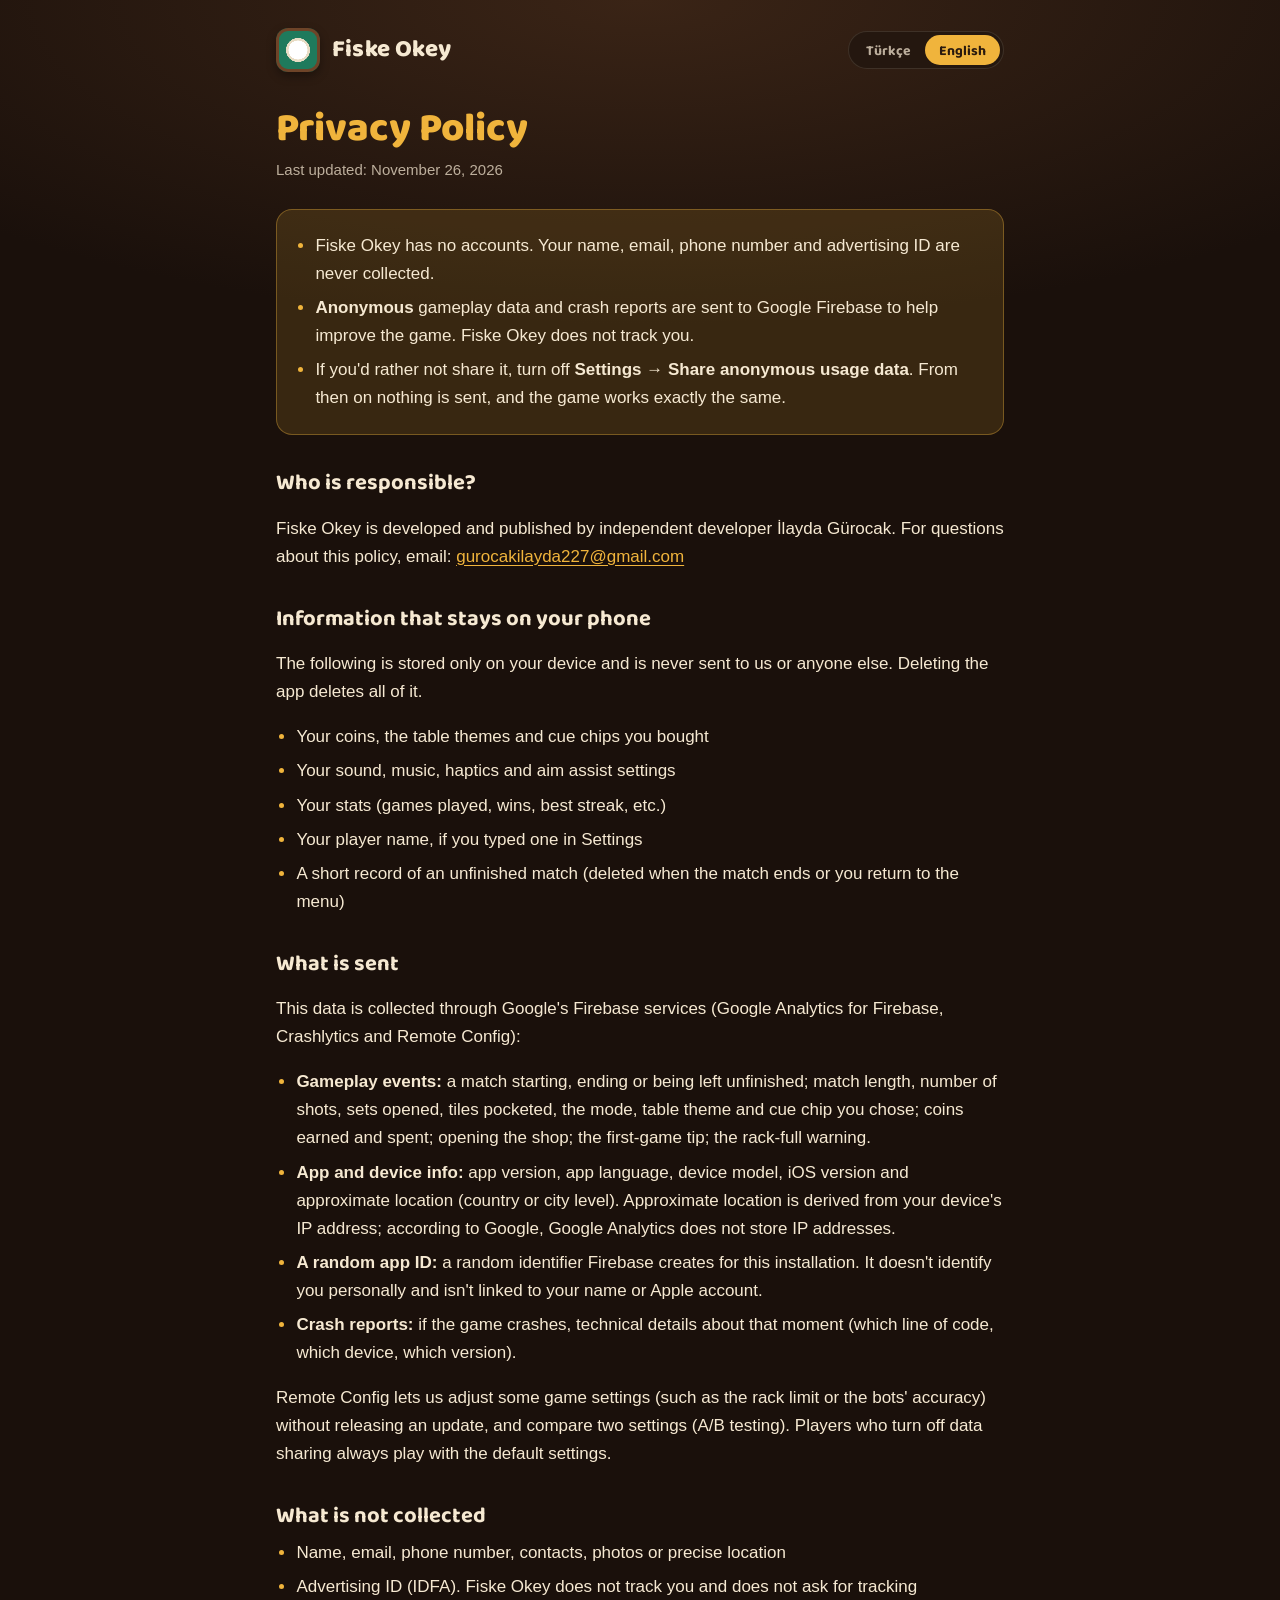
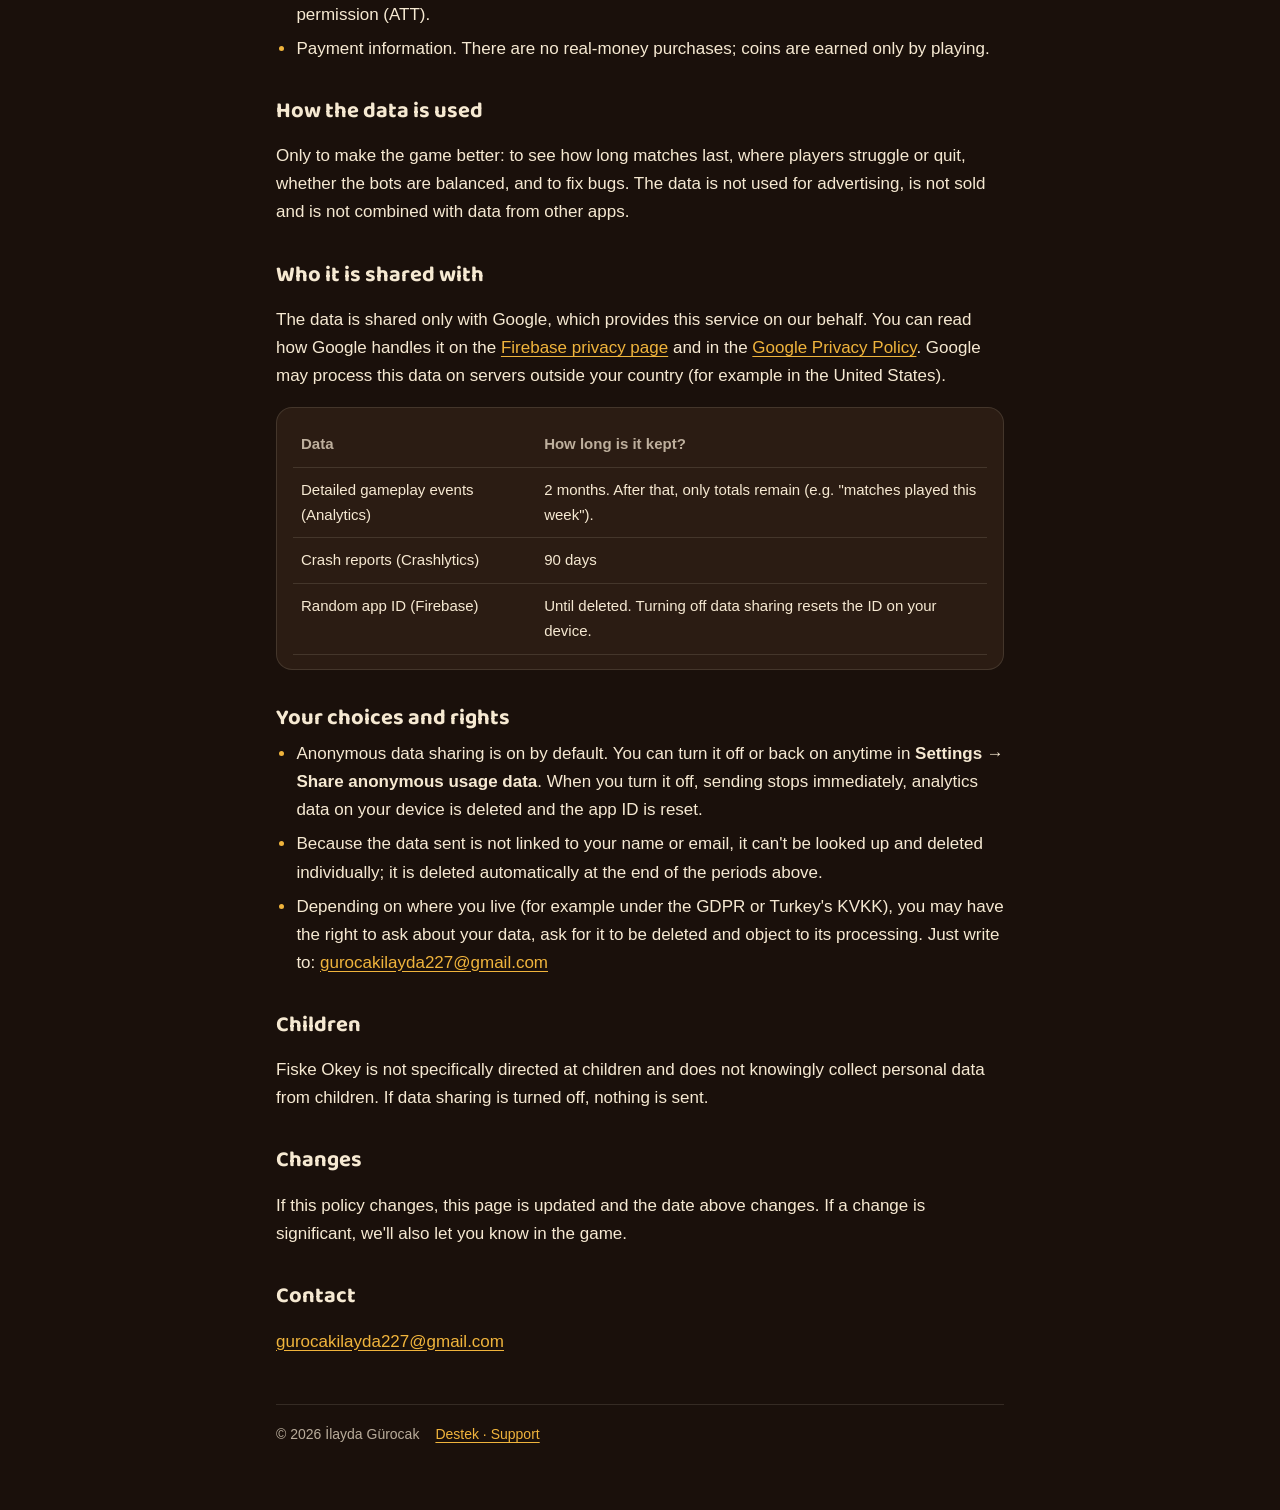
<file: fiske-okey/privacy.html>
<!doctype html>
<html lang="tr">
<head>
<meta charset="utf-8">
<meta name="viewport" content="width=device-width, initial-scale=1">
<title>Fiske Okey · Gizlilik Politikası / Privacy Policy</title>
<meta name="description" content="Fiske Okey gizlilik politikası. Fiske Okey privacy policy.">
<link rel="preconnect" href="https://fonts.googleapis.com">
<link rel="preconnect" href="https://fonts.gstatic.com" crossorigin>
<link href="https://fonts.googleapis.com/css2?family=Baloo+2:wght@600;700;800&display=swap" rel="stylesheet">
<script src="config.js"></script>
<style>
  :root {
    --bg: #1a100b;
    --bg-2: #24170f;
    --card: #2b1c13;
    --line: rgba(246, 233, 210, 0.12);
    --text: #f6e9d2;
    --muted: rgba(246, 233, 210, 0.72);
    --gold: #f0b43c;
    --gold-soft: rgba(240, 180, 60, 0.14);
    --felt: #1f7a5c;
  }
  * { box-sizing: border-box; }
  html { -webkit-text-size-adjust: 100%; }
  body {
    margin: 0;
    background: radial-gradient(120% 60% at 50% 0%, #3a2416 0%, var(--bg) 60%) fixed, var(--bg);
    color: var(--text);
    font: 17px/1.65 -apple-system, BlinkMacSystemFont, "Segoe UI", Roboto, "Helvetica Neue", Arial, sans-serif;
  }
  .wrap { max-width: 760px; margin: 0 auto; padding: 28px 16px 64px; }
  header { display: flex; align-items: center; justify-content: space-between; gap: 12px; flex-wrap: wrap; }
  .brand { display: flex; align-items: center; gap: 12px; text-decoration: none; color: var(--text); }
  .logo {
    width: 44px; height: 44px; border-radius: 12px; flex: none;
    background: radial-gradient(circle at 50% 50%, #fff 0 30%, #e8dcc4 31% 38%, transparent 39%), var(--felt);
    box-shadow: inset 0 0 0 3px #6e4428, 0 4px 10px rgba(0,0,0,.35);
  }
  .brand b { font-family: "Baloo 2", system-ui, sans-serif; font-weight: 800; font-size: 24px; letter-spacing: .2px; }
  .switch { display: inline-flex; border: 1px solid var(--line); border-radius: 999px; padding: 3px; background: var(--bg-2); }
  .switch button {
    appearance: none; border: 0; background: transparent; color: var(--muted);
    font: 700 14px/1 "Baloo 2", system-ui, sans-serif; padding: 9px 14px 7px; border-radius: 999px; cursor: pointer;
  }
  .switch button[aria-pressed="true"] { background: var(--gold); color: #2a1a0e; }
  h1 { font-family: "Baloo 2", system-ui, sans-serif; font-weight: 800; font-size: clamp(30px, 6vw, 40px); line-height: 1.15; margin: 34px 0 6px; color: var(--gold); }
  .date { color: var(--muted); font-size: 15px; margin: 0 0 26px; }
  h2 { font-family: "Baloo 2", system-ui, sans-serif; font-weight: 700; font-size: 22px; line-height: 1.3; margin: 34px 0 8px; }
  p, li { color: var(--text); }
  ul { padding-left: 1.2em; margin: 8px 0; }
  li { margin: 6px 0; }
  li::marker { color: var(--gold); }
  .muted { color: var(--muted); }
  a { color: var(--gold); text-underline-offset: 3px; }
  .summary {
    background: var(--gold-soft); border: 1px solid rgba(240,180,60,.35); border-radius: 16px; padding: 16px 18px; margin: 8px 0 8px;
  }
  .summary ul { margin: 0; }
  table { width: 100%; border-collapse: collapse; margin: 10px 0; font-size: 15px; }
  th, td { text-align: left; vertical-align: top; padding: 10px 8px; border-bottom: 1px solid var(--line); }
  th { color: var(--muted); font-weight: 600; }
  .card { background: var(--card); border: 1px solid var(--line); border-radius: 16px; padding: 4px 16px; overflow-x: auto; }
  footer { margin-top: 48px; padding-top: 18px; border-top: 1px solid var(--line); color: var(--muted); font-size: 14px; display: flex; gap: 16px; flex-wrap: wrap; }
  /* Dil seçimi: JavaScript yoksa iki dil de görünür */
  html[data-lang="tr"] [lang="en"]:not(html) { display: none; }
  html[data-lang="en"] [lang="tr"]:not(html) { display: none; }
  @media (max-width: 480px) { body { font-size: 16px; } th, td { padding: 9px 6px; } }
</style>
</head>
<body>
<div class="wrap">
  <header>
    <a class="brand" href="support.html"><span class="logo" aria-hidden="true"></span><b>Fiske Okey</b></a>
    <div class="switch" role="group" aria-label="Dil / Language">
      <button type="button" data-set-lang="tr" aria-pressed="true">Türkçe</button>
      <button type="button" data-set-lang="en" aria-pressed="false">English</button>
    </div>
  </header>

  <!-- ========================= TÜRKÇE ========================= -->
  <main lang="tr">
    <h1>Gizlilik Politikası</h1>
    <p class="date">Son güncelleme: 26 Kasım 2026</p>

    <div class="summary">
      <ul>
        <li>Fiske Okey'de hesap yok. Adın, e-postan, telefon numaran ya da reklam kimliğin toplanmaz.</li>
        <li>Oyunu geliştirmek için <b>anonim</b> oyun verisi ve çökme raporu Google Firebase'e gönderilir. Fiske Okey seni takip etmez.</li>
        <li>İstemezsen <b>Ayarlar → Anonim kullanım verisi paylaş</b> anahtarını kapat. O andan itibaren hiçbir veri gönderilmez, oyun aynı şekilde çalışır.</li>
      </ul>
    </div>

    <h2>Kim sorumlu?</h2>
    <p>Fiske Okey'i bağımsız geliştirici İlayda Gürocak geliştirdi ve yayınlıyor. Bu politikayla ilgili sorular için e-posta adresi: <a class="contact-email" href="#">e-posta</a></p>

    <h2>Yalnızca telefonunda kalan bilgiler</h2>
    <p>Aşağıdakiler yalnızca cihazında saklanır, bize ya da başka birine gönderilmez. Uygulamayı silince hepsi silinir.</p>
    <ul>
      <li>Altının, satın aldığın masa temaları ve beyaz pullar</li>
      <li>Ses, müzik, titreşim ve nişan yardımı ayarların</li>
      <li>İstatistiklerin (oynanan maç, galibiyet, en iyi seri vb.)</li>
      <li>Ayarlar'a kendin yazdıysan oyuncu adın</li>
      <li>Yarım kalan maçın kısa bir kaydı (maç bitince ya da menüye dönünce silinir)</li>
    </ul>

    <h2>Gönderilenler</h2>
    <p>Bu veriler Google'ın Firebase hizmetleri (Google Analytics for Firebase, Crashlytics ve Remote Config) üzerinden toplanır:</p>
    <ul>
      <li><b>Oyun olayları:</b> maçın başlaması, bitmesi ya da yarım kalması; maç süresi, atış sayısı, açılan per sayısı, cebe sokulan pul sayısı, seçilen mod, tema ve beyaz pul; altın kazanma ve harcama; dükkânın açılması; ilk oyun ipucu; ıstaka dolu uyarısı.</li>
      <li><b>Uygulama ve cihaz bilgisi:</b> uygulama sürümü, uygulamanın dili, cihaz modeli, iOS sürümü ve yaklaşık konum (ülke ya da şehir düzeyinde). Yaklaşık konum cihazın IP adresinden çıkarılır; Google'ın açıklamasına göre Google Analytics IP adresini saklamaz.</li>
      <li><b>Rastgele uygulama kimliği:</b> Firebase'in bu kurulum için ürettiği rastgele bir kimlik. Seni kişisel olarak tanımlamaz, adına ya da Apple hesabına bağlı değildir.</li>
      <li><b>Çökme raporları:</b> oyun çökerse o andaki teknik bilgiler (hangi kod satırında, hangi cihazda, hangi sürümde).</li>
    </ul>
    <p>Remote Config, oyunun bazı ayarlarını (ör. ıstaka sınırı ya da botun isabeti) güncelleme yayınlamadan değiştirmemizi ve iki farklı ayarı karşılaştırmamızı (A/B testi) sağlar. Veri paylaşımını kapatan oyuncular her zaman varsayılan ayarlarla oynar.</p>

    <h2>Toplanmayanlar</h2>
    <ul>
      <li>Ad, e-posta, telefon numarası, rehber, fotoğraf ya da kesin konum</li>
      <li>Reklam kimliği (IDFA). Fiske Okey seni takip etmez ve takip izni (ATT) istemez.</li>
      <li>Ödeme bilgisi. Oyunda gerçek parayla satın alma yok; altın yalnızca oynayarak kazanılır.</li>
    </ul>

    <h2>Veriler ne için kullanılıyor?</h2>
    <p>Yalnızca oyunu daha iyi hale getirmek için: maçların ne kadar sürdüğünü, oyuncuların nerede zorlandığını ya da oyunu bıraktığını, botların zorluğunun dengeli olup olmadığını ve hataları görmek için. Veriler reklam için kullanılmaz, satılmaz ve başka uygulamalardaki verilerle birleştirilmez.</p>

    <h2>Kimlerle paylaşılıyor?</h2>
    <p>Veriler yalnızca bu hizmeti bizim adımıza sağlayan Google ile paylaşılır. Google'ın veriyi nasıl işlediğini <a href="https://firebase.google.com/support/privacy" rel="noopener">Firebase gizlilik sayfasında</a> ve <a href="https://policies.google.com/privacy" rel="noopener">Google Gizlilik Politikası'nda</a> okuyabilirsin. Google bu verileri Türkiye dışındaki sunucularda (ör. ABD) işleyebilir.</p>

    <div class="card">
      <table>
        <thead><tr><th>Veri</th><th>Ne kadar saklanır?</th></tr></thead>
        <tbody>
          <tr><td>Ayrıntılı oyun olayları (Analytics)</td><td>2 ay. Sonra yalnızca toplam sayılar (ör. "bu hafta oynanan maç sayısı") kalır.</td></tr>
          <tr><td>Çökme raporları (Crashlytics)</td><td>90 gün</td></tr>
          <tr><td>Rastgele uygulama kimliği (Firebase)</td><td>Silinene kadar. Veri paylaşımını kapatınca cihazdaki kimlik sıfırlanır.</td></tr>
        </tbody>
      </table>
    </div>

    <h2>Seçimlerin ve hakların</h2>
    <ul>
      <li>Anonim veri paylaşımı varsayılan olarak açıktır. <b>Ayarlar → Anonim kullanım verisi paylaş</b> ile istediğin zaman kapatıp açabilirsin. Kapattığında gönderim hemen durur, cihazdaki ölçüm verileri silinir ve uygulama kimliği sıfırlanır.</li>
      <li>Gönderilen veriler adınla ya da e-postanla eşleşmediği için tek tek bulunup silinemez; yukarıdaki sürelerin sonunda kendiliğinden silinir.</li>
      <li>Yaşadığın yere göre (ör. KVKK ya da GDPR kapsamında) verilerin hakkında bilgi isteme, silinmesini isteme ve işlenmesine itiraz etme hakların olabilir. Bunun için bize yazabilirsin: <a class="contact-email" href="#">e-posta</a></li>
    </ul>

    <h2>Çocuklar</h2>
    <p>Fiske Okey özellikle çocuklara yönelik bir uygulama değildir ve çocuklardan bilerek kişisel veri toplamaz. Veri paylaşımı kapatılırsa hiçbir veri gönderilmez.</p>

    <h2>Değişiklikler</h2>
    <p>Bu politika değişirse bu sayfa güncellenir ve üstteki tarih değişir. Önemli bir değişiklik olursa oyunda da haber veririz.</p>

    <h2>İletişim</h2>
    <p><a class="contact-email" href="#">e-posta</a></p>
  </main>

  <!-- ========================= ENGLISH ========================= -->
  <main lang="en">
    <h1>Privacy Policy</h1>
    <p class="date">Last updated: November 26, 2026</p>

    <div class="summary">
      <ul>
        <li>Fiske Okey has no accounts. Your name, email, phone number and advertising ID are never collected.</li>
        <li><b>Anonymous</b> gameplay data and crash reports are sent to Google Firebase to help improve the game. Fiske Okey does not track you.</li>
        <li>If you'd rather not share it, turn off <b>Settings → Share anonymous usage data</b>. From then on nothing is sent, and the game works exactly the same.</li>
      </ul>
    </div>

    <h2>Who is responsible?</h2>
    <p>Fiske Okey is developed and published by independent developer İlayda Gürocak. For questions about this policy, email: <a class="contact-email" href="#">email</a></p>

    <h2>Information that stays on your phone</h2>
    <p>The following is stored only on your device and is never sent to us or anyone else. Deleting the app deletes all of it.</p>
    <ul>
      <li>Your coins, the table themes and cue chips you bought</li>
      <li>Your sound, music, haptics and aim assist settings</li>
      <li>Your stats (games played, wins, best streak, etc.)</li>
      <li>Your player name, if you typed one in Settings</li>
      <li>A short record of an unfinished match (deleted when the match ends or you return to the menu)</li>
    </ul>

    <h2>What is sent</h2>
    <p>This data is collected through Google's Firebase services (Google Analytics for Firebase, Crashlytics and Remote Config):</p>
    <ul>
      <li><b>Gameplay events:</b> a match starting, ending or being left unfinished; match length, number of shots, sets opened, tiles pocketed, the mode, table theme and cue chip you chose; coins earned and spent; opening the shop; the first-game tip; the rack-full warning.</li>
      <li><b>App and device info:</b> app version, app language, device model, iOS version and approximate location (country or city level). Approximate location is derived from your device's IP address; according to Google, Google Analytics does not store IP addresses.</li>
      <li><b>A random app ID:</b> a random identifier Firebase creates for this installation. It doesn't identify you personally and isn't linked to your name or Apple account.</li>
      <li><b>Crash reports:</b> if the game crashes, technical details about that moment (which line of code, which device, which version).</li>
    </ul>
    <p>Remote Config lets us adjust some game settings (such as the rack limit or the bots' accuracy) without releasing an update, and compare two settings (A/B testing). Players who turn off data sharing always play with the default settings.</p>

    <h2>What is not collected</h2>
    <ul>
      <li>Name, email, phone number, contacts, photos or precise location</li>
      <li>Advertising ID (IDFA). Fiske Okey does not track you and does not ask for tracking permission (ATT).</li>
      <li>Payment information. There are no real-money purchases; coins are earned only by playing.</li>
    </ul>

    <h2>How the data is used</h2>
    <p>Only to make the game better: to see how long matches last, where players struggle or quit, whether the bots are balanced, and to fix bugs. The data is not used for advertising, is not sold and is not combined with data from other apps.</p>

    <h2>Who it is shared with</h2>
    <p>The data is shared only with Google, which provides this service on our behalf. You can read how Google handles it on the <a href="https://firebase.google.com/support/privacy" rel="noopener">Firebase privacy page</a> and in the <a href="https://policies.google.com/privacy" rel="noopener">Google Privacy Policy</a>. Google may process this data on servers outside your country (for example in the United States).</p>

    <div class="card">
      <table>
        <thead><tr><th>Data</th><th>How long is it kept?</th></tr></thead>
        <tbody>
          <tr><td>Detailed gameplay events (Analytics)</td><td>2 months. After that, only totals remain (e.g. "matches played this week").</td></tr>
          <tr><td>Crash reports (Crashlytics)</td><td>90 days</td></tr>
          <tr><td>Random app ID (Firebase)</td><td>Until deleted. Turning off data sharing resets the ID on your device.</td></tr>
        </tbody>
      </table>
    </div>

    <h2>Your choices and rights</h2>
    <ul>
      <li>Anonymous data sharing is on by default. You can turn it off or back on anytime in <b>Settings → Share anonymous usage data</b>. When you turn it off, sending stops immediately, analytics data on your device is deleted and the app ID is reset.</li>
      <li>Because the data sent is not linked to your name or email, it can't be looked up and deleted individually; it is deleted automatically at the end of the periods above.</li>
      <li>Depending on where you live (for example under the GDPR or Turkey's KVKK), you may have the right to ask about your data, ask for it to be deleted and object to its processing. Just write to: <a class="contact-email" href="#">email</a></li>
    </ul>

    <h2>Children</h2>
    <p>Fiske Okey is not specifically directed at children and does not knowingly collect personal data from children. If data sharing is turned off, nothing is sent.</p>

    <h2>Changes</h2>
    <p>If this policy changes, this page is updated and the date above changes. If a change is significant, we'll also let you know in the game.</p>

    <h2>Contact</h2>
    <p><a class="contact-email" href="#">email</a></p>
  </main>

  <footer>
    <span>© 2026 İlayda Gürocak</span>
    <a href="support.html" data-keep-lang>Destek · Support</a>
  </footer>
</div>

<script>
(function () {
  var root = document.documentElement;
  var params = new URLSearchParams(location.search);
  var lang = params.get("lang");
  if (lang !== "tr" && lang !== "en") {
    lang = (navigator.language || "en").toLowerCase().indexOf("tr") === 0 ? "tr" : "en";
  }
  function setLang(next) {
    lang = next;
    root.dataset.lang = next;
    root.lang = next;
    document.querySelectorAll("[data-set-lang]").forEach(function (b) {
      b.setAttribute("aria-pressed", String(b.getAttribute("data-set-lang") === next));
    });
    document.querySelectorAll("a[data-keep-lang]").forEach(function (a) {
      a.href = a.getAttribute("href").split("?")[0] + "?lang=" + next;
    });
    try { history.replaceState(null, "", "?lang=" + next); } catch (e) {}
  }
  document.querySelectorAll("[data-set-lang]").forEach(function (b) {
    b.addEventListener("click", function () { setLang(b.getAttribute("data-set-lang")); });
  });
  setLang(lang);

  var email = window.FISKE_CONTACT_EMAIL || "";
  document.querySelectorAll(".contact-email").forEach(function (a) {
    if (!email) return;
    a.href = "mailto:" + email + "?subject=Fiske%20Okey";
    a.textContent = email;
  });
})();
</script>
</body>
</html>
</file>
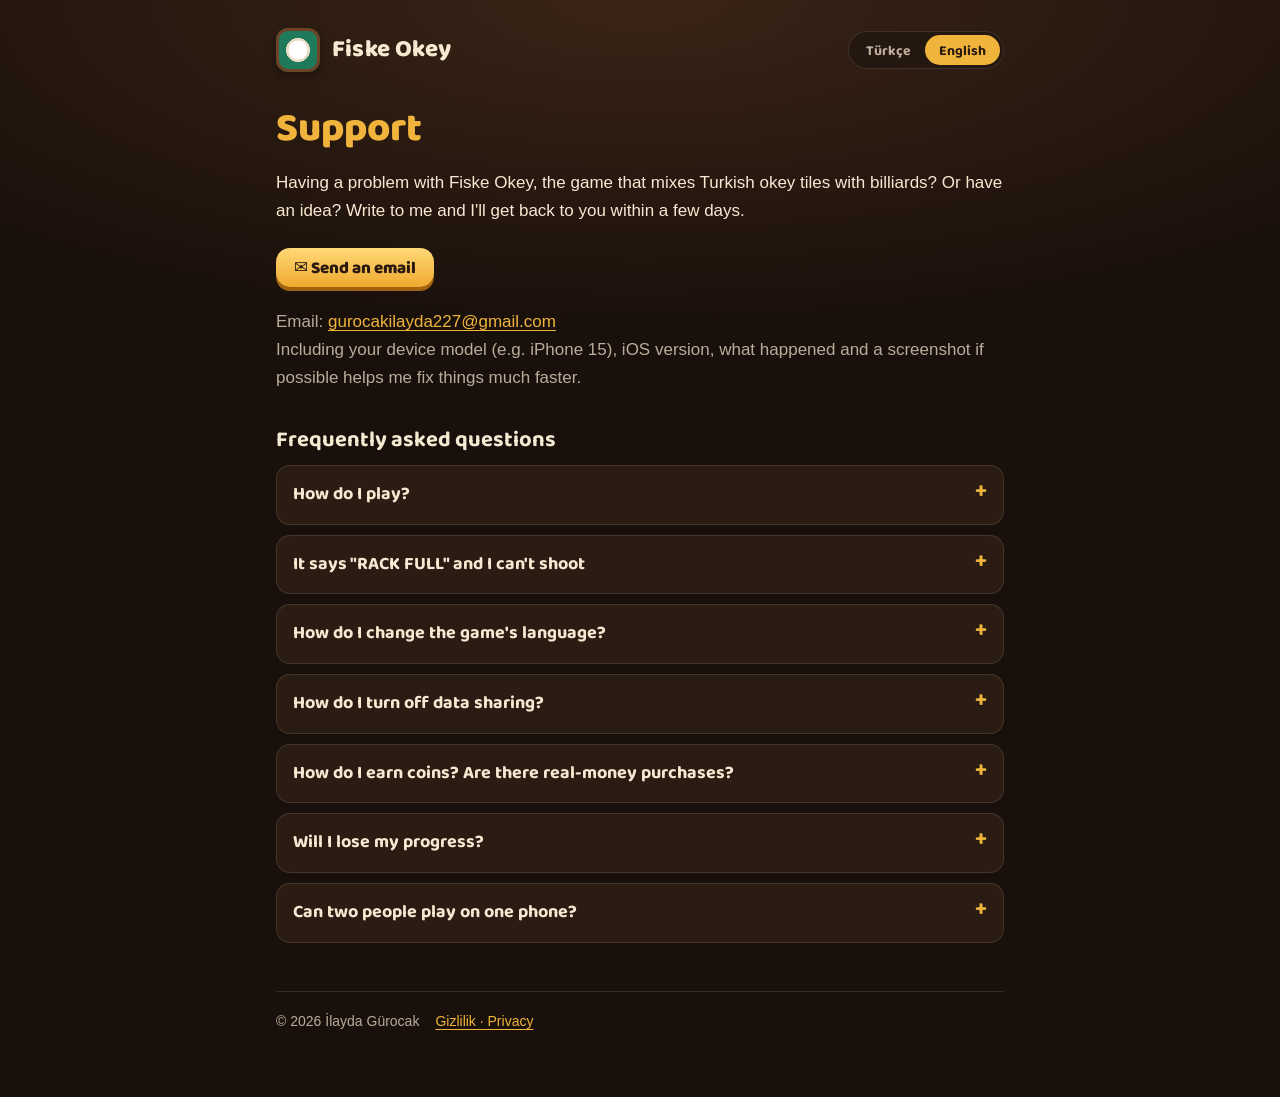
<file: fiske-okey/support.html>
<!doctype html>
<html lang="tr">
<head>
<meta charset="utf-8">
<meta name="viewport" content="width=device-width, initial-scale=1">
<title>Fiske Okey · Destek / Support</title>
<meta name="description" content="Fiske Okey destek ve sık sorulan sorular. Fiske Okey support and FAQ.">
<link rel="preconnect" href="https://fonts.googleapis.com">
<link rel="preconnect" href="https://fonts.gstatic.com" crossorigin>
<link href="https://fonts.googleapis.com/css2?family=Baloo+2:wght@600;700;800&display=swap" rel="stylesheet">
<script src="config.js"></script>
<style>
  :root {
    --bg: #1a100b;
    --bg-2: #24170f;
    --card: #2b1c13;
    --line: rgba(246, 233, 210, 0.12);
    --text: #f6e9d2;
    --muted: rgba(246, 233, 210, 0.72);
    --gold: #f0b43c;
    --gold-soft: rgba(240, 180, 60, 0.14);
    --felt: #1f7a5c;
  }
  * { box-sizing: border-box; }
  html { -webkit-text-size-adjust: 100%; }
  body {
    margin: 0;
    background: radial-gradient(120% 60% at 50% 0%, #3a2416 0%, var(--bg) 60%) fixed, var(--bg);
    color: var(--text);
    font: 17px/1.65 -apple-system, BlinkMacSystemFont, "Segoe UI", Roboto, "Helvetica Neue", Arial, sans-serif;
  }
  .wrap { max-width: 760px; margin: 0 auto; padding: 28px 16px 64px; }
  header { display: flex; align-items: center; justify-content: space-between; gap: 12px; flex-wrap: wrap; }
  .brand { display: flex; align-items: center; gap: 12px; text-decoration: none; color: var(--text); }
  .logo {
    width: 44px; height: 44px; border-radius: 12px; flex: none;
    background: radial-gradient(circle at 50% 50%, #fff 0 30%, #e8dcc4 31% 38%, transparent 39%), var(--felt);
    box-shadow: inset 0 0 0 3px #6e4428, 0 4px 10px rgba(0,0,0,.35);
  }
  .brand b { font-family: "Baloo 2", system-ui, sans-serif; font-weight: 800; font-size: 24px; letter-spacing: .2px; }
  .switch { display: inline-flex; border: 1px solid var(--line); border-radius: 999px; padding: 3px; background: var(--bg-2); }
  .switch button {
    appearance: none; border: 0; background: transparent; color: var(--muted);
    font: 700 14px/1 "Baloo 2", system-ui, sans-serif; padding: 9px 14px 7px; border-radius: 999px; cursor: pointer;
  }
  .switch button[aria-pressed="true"] { background: var(--gold); color: #2a1a0e; }
  h1 { font-family: "Baloo 2", system-ui, sans-serif; font-weight: 800; font-size: clamp(30px, 6vw, 40px); line-height: 1.15; margin: 34px 0 6px; color: var(--gold); }
  .date { color: var(--muted); font-size: 15px; margin: 0 0 26px; }
  h2 { font-family: "Baloo 2", system-ui, sans-serif; font-weight: 700; font-size: 22px; line-height: 1.3; margin: 34px 0 8px; }
  p, li { color: var(--text); }
  ul { padding-left: 1.2em; margin: 8px 0; }
  li { margin: 6px 0; }
  li::marker { color: var(--gold); }
  .muted { color: var(--muted); }
  a { color: var(--gold); text-underline-offset: 3px; }
  .summary {
    background: var(--gold-soft); border: 1px solid rgba(240,180,60,.35); border-radius: 16px; padding: 16px 18px; margin: 8px 0 8px;
  }
  .summary ul { margin: 0; }
  table { width: 100%; border-collapse: collapse; margin: 10px 0; font-size: 15px; }
  th, td { text-align: left; vertical-align: top; padding: 10px 8px; border-bottom: 1px solid var(--line); }
  th { color: var(--muted); font-weight: 600; }
  .card { background: var(--card); border: 1px solid var(--line); border-radius: 16px; padding: 4px 16px; overflow-x: auto; }
  footer { margin-top: 48px; padding-top: 18px; border-top: 1px solid var(--line); color: var(--muted); font-size: 14px; display: flex; gap: 16px; flex-wrap: wrap; }
  /* Dil seçimi: JavaScript yoksa iki dil de görünür */
  html[data-lang="tr"] [lang="en"]:not(html) { display: none; }
  html[data-lang="en"] [lang="tr"]:not(html) { display: none; }
  @media (max-width: 480px) { body { font-size: 16px; } th, td { padding: 9px 6px; } }
  .cta { display: inline-flex; align-items: center; gap: 10px; margin: 6px 0 4px; padding: 12px 18px 10px; border-radius: 14px;
         background: linear-gradient(#ffd978, #f0a92e); color: #2a1a0e; font: 800 17px/1 "Baloo 2", system-ui, sans-serif;
         text-decoration: none; box-shadow: 0 4px 0 #a2620f; }
  .cta:active { transform: translateY(2px); box-shadow: 0 2px 0 #a2620f; }
  details { background: var(--card); border: 1px solid var(--line); border-radius: 14px; padding: 0 16px; margin: 10px 0; }
  summary { cursor: pointer; list-style: none; padding: 14px 0; font-family: "Baloo 2", system-ui, sans-serif; font-weight: 700; font-size: 18px; display: flex; justify-content: space-between; gap: 12px; }
  summary::-webkit-details-marker { display: none; }
  summary::after { content: "+"; color: var(--gold); font-size: 22px; line-height: 1; }
  details[open] summary::after { content: "–"; }
  details > *:not(summary) { margin-top: 0; }
  details > :last-child { padding-bottom: 14px; margin-bottom: 0; }
</style>
</head>
<body>
<div class="wrap">
  <header>
    <a class="brand" href="support.html"><span class="logo" aria-hidden="true"></span><b>Fiske Okey</b></a>
    <div class="switch" role="group" aria-label="Dil / Language">
      <button type="button" data-set-lang="tr" aria-pressed="true">Türkçe</button>
      <button type="button" data-set-lang="en" aria-pressed="false">English</button>
    </div>
  </header>

  <!-- ========================= TÜRKÇE ========================= -->
  <main lang="tr">
    <h1>Destek</h1>
    <p>Okey ile bilardoyu birleştiren Fiske Okey hakkında bir sorun mu yaşadın, bir önerin mi var? Yaz, birkaç gün içinde dönerim.</p>
    <p><a class="cta contact-mail" href="#">✉️ E-posta gönder</a></p>
    <p class="muted">E-posta adresi: <a class="contact-email" href="#">e-posta</a><br>
    Yazarken cihaz modelini (ör. iPhone 15), iOS sürümünü, ne olduğunu ve mümkünse bir ekran görüntüsünü eklersen sorunu çok daha hızlı çözebilirim.</p>

    <h2>Sık sorulan sorular</h2>

    <details>
      <summary>Nasıl oynanır?</summary>
      <ul>
        <li>Masada 4 renkte 1–13 arası numaralı pullar ve 6 cep var.</li>
        <li>Beyaz pula parmağını koy, geri çek ve bırak. Beyaz pul çektiğin yönün tersine fırlar; ne kadar çekersen o kadar sert gider.</li>
        <li>Cebe giren pullar ıstakana gelir. En az bir pul sokarsan tekrar atarsın.</li>
        <li><b>Per:</b> aynı renkte sıralı en az 3 pul (12-13-1 de geçerli) ya da aynı sayıda, farklı renkte 3 veya 4 pul.</li>
        <li><b>Siyah joker</b> her pulun yerine geçer. Ama onu sokarken beyaz da cebe düşerse ıstakandan bir pul masaya döner.</li>
        <li>Beyaz pul cebe düşerse sıra rakibe geçer ve rakip beyazı istediği yere koyar.</li>
        <li>İlk <b>3 peri</b> açan kazanır.</li>
      </ul>
    </details>

    <details>
      <summary>"Istakan dolu" uyarısı çıkıyor, atış yapamıyorum</summary>
      <p>Istakada en fazla 10 pul durabilir. Fazla pul gelince önce ıstakadan bir pul seçip <b>AT</b> butonuna basman ya da <b>PER AÇ</b> ile yer açman gerekir. Attığın pul masaya altın halkayla döner ve rakibin onu kapabilir. Istaka 10'a inince atış yapabilirsin.</p>
    </details>

    <details>
      <summary>Oyunun dilini nasıl değiştiririm?</summary>
      <p>Oyun telefonunun diline göre Türkçe ya da İngilizce açılır. Yalnızca bu oyunun dilini değiştirmek için iPhone'da <b>Ayarlar → Fiske Okey → Dil</b> bölümüne git. Oyundaki Ayarlar ekranında "Değiştir" butonu seni oraya götürür.</p>
    </details>

    <details>
      <summary>Veri paylaşımını nasıl kapatırım?</summary>
      <p>Oyunda <b>Ayarlar → Anonim kullanım verisi paylaş</b> anahtarını kapat. Hiçbir veri gönderilmez ve oyun aynı şekilde çalışır. Ayrıntılar için <a href="privacy.html" data-keep-lang>Gizlilik Politikası</a>.</p>
    </details>

    <details>
      <summary>Altın nasıl kazanılır? Gerçek parayla satın alma var mı?</summary>
      <p>Gerçek parayla satın alma yok. Altın galibiyetten, açtığın perlerden ve serilerden kazanılır; her gün bir de <b>Günlük Çay</b> ödülü var. Altınla dükkândan masa temaları ve beyaz pullar alabilirsin.</p>
    </details>

    <details>
      <summary>İlerlemem kaybolur mu?</summary>
      <p>Altının, temaların ve istatistiklerin telefonunda saklanır. Uygulamayı silersen sıfırlanır. Telefonunu iCloud ya da bilgisayar yedeğinden geri yüklersen ilerlemen de geri gelir.</p>
    </details>

    <details>
      <summary>İki kişi aynı telefonda oynayabilir mi?</summary>
      <p>Evet. Ana menüden <b>İKİ KİŞİLİK</b> butonuna bas. Sıra değişince ıstakalar gizlenir, telefonu arkadaşına verirsin.</p>
    </details>
  </main>

  <!-- ========================= ENGLISH ========================= -->
  <main lang="en">
    <h1>Support</h1>
    <p>Having a problem with Fiske Okey, the game that mixes Turkish okey tiles with billiards? Or have an idea? Write to me and I'll get back to you within a few days.</p>
    <p><a class="cta contact-mail" href="#">✉️ Send an email</a></p>
    <p class="muted">Email: <a class="contact-email" href="#">email</a><br>
    Including your device model (e.g. iPhone 15), iOS version, what happened and a screenshot if possible helps me fix things much faster.</p>

    <h2>Frequently asked questions</h2>

    <details>
      <summary>How do I play?</summary>
      <ul>
        <li>The table has tiles numbered 1–13 in 4 colors and 6 pockets.</li>
        <li>Put your finger on the white chip, pull back and release. It shoots in the opposite direction; the farther you pull, the harder it goes.</li>
        <li>Tiles you pocket go to your rack. Pocket at least one tile and you shoot again.</li>
        <li><b>Set:</b> at least 3 tiles of the same color in a row (12-13-1 counts too), or 3 or 4 tiles with the same number in different colors.</li>
        <li>The <b>black joker</b> replaces any tile. But if the white chip also falls while you pocket it, one tile from your rack goes back to the table.</li>
        <li>If the white chip falls into a pocket, it's your opponent's turn and they can place it anywhere.</li>
        <li>The first player to open <b>3 sets</b> wins.</li>
      </ul>
    </details>

    <details>
      <summary>It says "RACK FULL" and I can't shoot</summary>
      <p>Your rack holds up to 10 tiles. When you have more, first select a tile and tap <b>DISCARD</b>, or make room with <b>OPEN SET</b>. The tile you discard returns to the table with a gold ring and your opponent can grab it. Once you're back to 10, you can shoot.</p>
    </details>

    <details>
      <summary>How do I change the game's language?</summary>
      <p>The game opens in Turkish or English based on your phone's language. To change only this game's language, go to <b>Settings → Fiske Okey → Language</b> on your iPhone. The "Change" button in the game's Settings screen takes you there.</p>
    </details>

    <details>
      <summary>How do I turn off data sharing?</summary>
      <p>In the game, turn off <b>Settings → Share anonymous usage data</b>. Nothing is sent and the game works exactly the same. See the <a href="privacy.html" data-keep-lang>Privacy Policy</a> for details.</p>
    </details>

    <details>
      <summary>How do I earn coins? Are there real-money purchases?</summary>
      <p>There are no real-money purchases. You earn coins by winning, opening sets and making streaks, plus a <b>Daily Tea</b> reward every day. Spend them in the shop on table themes and cue chips.</p>
    </details>

    <details>
      <summary>Will I lose my progress?</summary>
      <p>Your coins, themes and stats are stored on your phone. Deleting the app resets them. If you restore your phone from an iCloud or computer backup, your progress comes back too.</p>
    </details>

    <details>
      <summary>Can two people play on one phone?</summary>
      <p>Yes. Tap <b>2 PLAYERS</b> on the main menu. Racks are hidden when the turn changes, so you can pass the phone to your friend.</p>
    </details>
  </main>

  <footer>
    <span>© 2026 İlayda Gürocak</span>
    <a href="privacy.html" data-keep-lang>Gizlilik · Privacy</a>
  </footer>
</div>

<script>
(function () {
  var root = document.documentElement;
  var params = new URLSearchParams(location.search);
  var lang = params.get("lang");
  if (lang !== "tr" && lang !== "en") {
    lang = (navigator.language || "en").toLowerCase().indexOf("tr") === 0 ? "tr" : "en";
  }
  function setLang(next) {
    lang = next;
    root.dataset.lang = next;
    root.lang = next;
    document.querySelectorAll("[data-set-lang]").forEach(function (b) {
      b.setAttribute("aria-pressed", String(b.getAttribute("data-set-lang") === next));
    });
    document.querySelectorAll("a[data-keep-lang]").forEach(function (a) {
      a.href = a.getAttribute("href").split("?")[0] + "?lang=" + next;
    });
    try { history.replaceState(null, "", "?lang=" + next); } catch (e) {}
  }
  document.querySelectorAll("[data-set-lang]").forEach(function (b) {
    b.addEventListener("click", function () { setLang(b.getAttribute("data-set-lang")); });
  });
  setLang(lang);

  var email = window.FISKE_CONTACT_EMAIL || "";
  document.querySelectorAll(".contact-email").forEach(function (a) {
    if (!email) return;
    a.href = "mailto:" + email + "?subject=Fiske%20Okey";
    a.textContent = email;
  });
  document.querySelectorAll(".contact-mail").forEach(function (a) {
    if (email) a.href = "mailto:" + email + "?subject=Fiske%20Okey";
  });
})();
</script>
</body>
</html>
</file>
<file: assets/css/style.css>
/* =========================================================
   İlayda Gürocak · Portfolio
   Type: Instrument Serif (display) + Schibsted Grotesk (text)
   ========================================================= */

:root {
  --bg: #FAF9FF;
  --bg-2: #F3F0FD;
  --surface: #FFFFFF;
  --surface-glass: rgba(255, 255, 255, 0.62);
  --ink: #25233A;
  --muted: #6C6883;
  --line: rgba(37, 35, 58, 0.12);
  --line-strong: rgba(37, 35, 58, 0.22);

  --pink: #F8DCEB;
  --lavender: #DCD4FF;
  --blue: #CDE8FF;
  --purple: #9475E8;
  --pink-accent: #E79BC3;
  --accent-ink: #5A3FC2;   /* purple dark enough for text on light */
  --button: #25233A;
  --button-ink: #FAF9FF;

  --night: #231E40;
  --night-2: #302955;
  --night-ink: #F3F0FF;
  --night-muted: #BDB6DE;

  --shadow-soft: 0 24px 50px -28px rgba(70, 48, 150, 0.35);
  --shadow-deep: 0 40px 80px -40px rgba(50, 30, 120, 0.55);

  --display: "Instrument Serif", "Iowan Old Style", "Palatino Linotype", Georgia, serif;
  --text: "Schibsted Grotesk", "Avenir Next", "Segoe UI", system-ui, sans-serif;

  --r-card: 22px;
  --r-panel: 26px;
  --r-small: 10px;

  --wrap: 1200px;
  --gutter: clamp(16px, 4vw, 40px);
  --ease: cubic-bezier(0.22, 1, 0.36, 1);
  color-scheme: light;
}

@media (prefers-color-scheme: dark) {
  :root:not([data-theme="light"]) {
    --bg: #16142B;
    --bg-2: #1B1834;
    --surface: #221E3F;
    --surface-glass: rgba(34, 30, 63, 0.66);
    --ink: #EEEBFA;
    --muted: #ADA8C8;
    --line: rgba(238, 235, 250, 0.12);
    --line-strong: rgba(238, 235, 250, 0.24);
    --pink: #3A2442;
    --lavender: #2D2758;
    --blue: #1C3049;
    --purple: #B39BFF;
    --pink-accent: #F0A9CF;
    --accent-ink: #C7B6FF;
    --button: #EEEBFA;
    --button-ink: #1B1834;
    --night: #0F0D21;
    --night-2: #1C1938;
    --shadow-soft: 0 24px 50px -28px rgba(0, 0, 0, 0.6);
    --shadow-deep: 0 40px 80px -40px rgba(0, 0, 0, 0.75);
    color-scheme: dark;
  }
}
:root[data-theme="dark"] {
  --bg: #16142B; --bg-2: #1B1834; --surface: #221E3F; --surface-glass: rgba(34, 30, 63, 0.66);
  --ink: #EEEBFA; --muted: #ADA8C8; --line: rgba(238, 235, 250, 0.12); --line-strong: rgba(238, 235, 250, 0.24);
  --pink: #3A2442; --lavender: #2D2758; --blue: #1C3049; --purple: #B39BFF; --pink-accent: #F0A9CF;
  --accent-ink: #C7B6FF; --button: #EEEBFA; --button-ink: #1B1834; --night: #0F0D21; --night-2: #1C1938;
  --shadow-soft: 0 24px 50px -28px rgba(0, 0, 0, 0.6); --shadow-deep: 0 40px 80px -40px rgba(0, 0, 0, 0.75);
  color-scheme: dark;
}

/* ---------- Base ---------- */
*, *::before, *::after { box-sizing: border-box; }
* { margin: 0; padding: 0; }
html { scroll-behavior: smooth; scroll-padding-top: 90px; scrollbar-gutter: stable; -webkit-text-size-adjust: 100%; }
body {
  background: var(--bg);
  color: var(--ink);
  font-family: var(--text);
  font-size: 1.0625rem;
  line-height: 1.6;
  overflow-x: hidden;
  -webkit-font-smoothing: antialiased;
}
body.locked { overflow: hidden; }
img { display: block; max-width: 100%; height: auto; }
button { font: inherit; color: inherit; background: none; border: 0; cursor: pointer; }
a { color: var(--accent-ink); text-underline-offset: 3px; }
ul, ol { list-style: none; }
:focus-visible { outline: 3px solid var(--purple); outline-offset: 3px; border-radius: 6px; }

.wrap { width: min(var(--wrap), 100% - 2 * var(--gutter)); margin-inline: auto; }
.skip { position: absolute; left: 16px; top: -60px; z-index: 100; background: var(--button); color: var(--button-ink); padding: 10px 16px; border-radius: 10px; }
.skip:focus { top: 16px; }

.display {
  font-family: var(--display);
  font-weight: 400;
  font-size: clamp(2.7rem, 6.4vw, 5rem);
  line-height: 0.98;
  letter-spacing: -0.015em;
}
.display-sm { font-family: var(--display); font-weight: 400; font-size: clamp(2rem, 4vw, 3rem); line-height: 1; letter-spacing: -0.01em; }

.section { padding-block: clamp(80px, 11vw, 150px); }
.section-head { display: grid; grid-template-columns: minmax(0, 1fr) minmax(0, 30rem); gap: 24px 48px; align-items: end; margin-bottom: clamp(32px, 5vw, 56px); }
.lede { color: var(--muted); font-size: 1.0625rem; max-width: 34rem; }

/* ---------- Buttons ---------- */
.btn {
  display: inline-flex; align-items: center; justify-content: center; gap: 8px;
  min-height: 48px; padding: 0 22px;
  border-radius: 999px;
  font-weight: 600; font-size: 1rem; text-decoration: none;
  transition: transform 0.3s var(--ease), background-color 0.2s, border-color 0.2s, color 0.2s;
  will-change: transform;
}
.btn-primary { background: var(--button); color: var(--button-ink); }
.btn-primary:hover { background: var(--accent-ink); color: #fff; }
:root[data-theme="dark"] .btn-primary:hover { color: #16142B; }
@media (prefers-color-scheme: dark) { :root:not([data-theme="light"]) .btn-primary:hover { color: #16142B; } }
.btn-ghost { border: 1.5px solid var(--line-strong); color: var(--ink); background: var(--surface-glass); }
.btn-ghost:hover { border-color: var(--purple); }
.btn-small { min-height: 40px; padding: 0 18px; font-size: 0.9375rem; }
.text-link { color: var(--accent-ink); font-weight: 600; text-decoration: underline; text-underline-offset: 4px; text-decoration-thickness: 1.5px; padding: 6px 0; text-align: left; }
.text-link:hover { text-decoration-color: var(--pink-accent); }

/* ---------- Navigation ---------- */
.nav { position: fixed; inset: 14px 0 auto; z-index: 50; display: flex; justify-content: center; pointer-events: none; padding-inline: 12px; }
.nav-pill {
  pointer-events: auto;
  display: flex; align-items: center; gap: 4px;
  padding: 6px;
  background: var(--surface-glass);
  border: 1px solid var(--line);
  border-radius: 999px;
  backdrop-filter: blur(18px) saturate(1.4);
  -webkit-backdrop-filter: blur(18px) saturate(1.4);
  box-shadow: 0 10px 30px -18px rgba(60, 40, 140, 0.4);
  position: relative;
}
.nav-logo {
  display: grid; place-items: center; width: 38px; height: 38px; border-radius: 50%;
  background: var(--button); color: var(--button-ink);
  font-family: var(--display); font-size: 1.15rem; text-decoration: none; margin-right: 4px;
}
.nav-links { display: flex; gap: 2px; }
.nav-links a {
  display: block; padding: 8px 14px; border-radius: 999px;
  color: var(--ink); text-decoration: none; font-size: 0.9375rem; font-weight: 500;
  transition: background-color 0.2s, color 0.2s;
}
.nav-links a:hover { background: var(--bg-2); }
.nav-links a.active { background: var(--lavender); color: var(--ink); }
.nav-toggle { display: none; padding: 8px 16px; border-radius: 999px; font-weight: 600; font-size: 0.9375rem; }

@media (max-width: 820px) {
  .nav { justify-content: flex-end; }
  .nav-pill { width: 100%; justify-content: space-between; }
  .nav-toggle { display: block; background: var(--bg-2); }
  .nav-links {
    position: absolute; top: calc(100% + 8px); left: 0; right: 0;
    flex-direction: column; gap: 2px; padding: 8px;
    background: var(--surface); border: 1px solid var(--line); border-radius: 22px;
    box-shadow: var(--shadow-soft);
    opacity: 0; transform: translateY(-6px); visibility: hidden;
    transition: opacity 0.2s, transform 0.25s var(--ease), visibility 0.2s;
  }
  .nav-links.open { opacity: 1; transform: none; visibility: visible; }
  .nav-links a { padding: 12px 16px; font-size: 1.0625rem; }
}

/* ---------- Hero ---------- */
.hero {
  position: relative;
  min-height: 100svh;
  display: grid;
  grid-template-columns: minmax(0, 1.05fr) minmax(0, 0.95fr);
  align-items: center;
  gap: 24px;
  padding: 120px var(--gutter) 80px;
  max-width: 1440px;
  margin-inline: auto;
  isolation: isolate;
  overflow-x: clip;
}
.hero-light {
  position: absolute; inset: -10% -20% 0; z-index: -1; pointer-events: none;
  background:
    radial-gradient(40vw 40vw at var(--lx, 70%) var(--ly, 40%), color-mix(in srgb, var(--lavender) 85%, transparent), transparent 70%),
    radial-gradient(30vw 30vw at 88% 78%, color-mix(in srgb, var(--pink) 90%, transparent), transparent 70%),
    radial-gradient(34vw 30vw at 8% 18%, color-mix(in srgb, var(--blue) 80%, transparent), transparent 70%);
  transition: background-position 0.6s;
}
.hero-copy { position: relative; z-index: 2; }
.hero-name {
  font-family: var(--display);
  font-weight: 400;
  font-size: clamp(4.1rem, 12.5vw, 11.25rem);
  line-height: 0.86;
  letter-spacing: -0.025em;
  margin-left: -0.04em;
}
.hero-name span { display: block; }
.hero-name span:last-child { padding-left: 0.42em; }
.hero-line {
  font-size: clamp(1.35rem, 2.4vw, 1.9rem);
  line-height: 1.25;
  font-weight: 500;
  letter-spacing: -0.01em;
  max-width: 22ch;
  margin-top: clamp(28px, 4vw, 44px);
}
.hero-sub { color: var(--muted); margin-top: 14px; font-size: 1rem; max-width: 62ch; }
.hero-actions { display: flex; flex-wrap: wrap; gap: 12px; margin-top: 34px; }

/* Scene */
.scene { position: relative; height: min(680px, 78svh); perspective: 1200px; z-index: 1; }
.obj {
  position: absolute;
  transform: translate3d(calc(var(--px, 0) * var(--d) * 1px), calc(var(--py, 0) * var(--d) * 1px), 0) rotate(var(--rot, 0deg));
  transition: transform 0.9s var(--ease);
  will-change: transform;
}
.orb { border-radius: 50%; }
.orb-a {
  width: 46%; aspect-ratio: 1; left: 18%; top: 10%;
  background: radial-gradient(circle at 32% 28%, rgba(255,255,255,0.95), color-mix(in srgb, var(--lavender) 90%, transparent) 38%, color-mix(in srgb, var(--purple) 40%, transparent) 78%, transparent 80%);
  filter: blur(0.5px);
  opacity: 0.9;
}
.orb-b {
  width: 15%; aspect-ratio: 1; right: 4%; top: 6%;
  background: radial-gradient(circle at 35% 30%, #fff, var(--pink) 45%, var(--pink-accent) 100%);
  box-shadow: 0 20px 40px -18px rgba(231, 155, 195, 0.8);
}
.ring {
  width: 34%; aspect-ratio: 1; left: 2%; bottom: 8%;
  border-radius: 50%;
  border: 14px solid color-mix(in srgb, var(--blue) 85%, transparent);
  box-shadow: inset 0 0 0 1px rgba(255,255,255,0.6), 0 20px 40px -24px rgba(80, 130, 200, 0.6);
  --rot: -18deg;
}
.shard {
  width: 58%; right: 0; top: 46%;
  border-radius: 14px; overflow: hidden;
  background: var(--surface-glass);
  border: 1px solid rgba(255,255,255,0.7);
  backdrop-filter: blur(14px);
  -webkit-backdrop-filter: blur(14px);
  box-shadow: var(--shadow-deep);
  --rot: 4deg;
}
.shard-bar { display: flex; gap: 5px; padding: 8px 10px; }
.shard-bar i { width: 7px; height: 7px; border-radius: 50%; background: var(--line-strong); }
.shard img { aspect-ratio: 16 / 8.2; object-fit: cover; object-position: 0 30%; width: 100%; }
.phone-glass {
  width: 34%; left: 30%; top: 4%;
  padding: 7px;
  border-radius: 34px;
  background: linear-gradient(150deg, rgba(255,255,255,0.85), rgba(255,255,255,0.35));
  border: 1px solid rgba(255,255,255,0.9);
  box-shadow: var(--shadow-deep), inset 0 0 0 1px rgba(37,35,58,0.06);
  backdrop-filter: blur(10px);
  -webkit-backdrop-filter: blur(10px);
  --rot: -7deg;
}
.phone-glass img { border-radius: 27px; aspect-ratio: 590 / 1279; width: 100%; }
.doc {
  width: 46%; left: 0; top: 36%;
  padding: 16px 18px;
  border-radius: 16px;
  background: var(--surface-glass);
  border: 1px solid rgba(255,255,255,0.75);
  backdrop-filter: blur(16px);
  -webkit-backdrop-filter: blur(16px);
  box-shadow: var(--shadow-soft);
  font-size: 0.8125rem; line-height: 1.45;
  --rot: -3deg;
}
.doc-title { font-weight: 700; margin-bottom: 6px; }
.doc-line { color: var(--muted); }
.doc-old { text-decoration: line-through; text-decoration-color: var(--pink-accent); text-decoration-thickness: 2px; color: var(--ink); }
.doc-new { background: var(--lavender); color: var(--ink); padding: 0 4px; border-radius: 4px; font-weight: 600; }
.doc-check { display: flex; align-items: center; gap: 6px; margin-top: 10px; color: var(--accent-ink); font-weight: 600; }
.chip-stat {
  right: 10%; bottom: 4%;
  display: grid; grid-template-columns: auto auto; column-gap: 8px; align-items: baseline;
  padding: 12px 18px;
  border-radius: 16px;
  background: var(--button); color: var(--button-ink);
  box-shadow: var(--shadow-deep);
  --rot: 3deg;
}
.cs-num { font-family: var(--display); font-size: 1.75rem; line-height: 1; }
.cs-low { color: var(--pink-accent); }
.cs-lab { font-size: 0.8125rem; opacity: 0.8; }
.cs-sep { grid-column: 1 / -1; height: 1px; background: currentColor; opacity: 0.2; margin: 6px 0; }

@keyframes float { 0%, 100% { translate: 0 0; } 50% { translate: 0 -10px; } }
.phone-glass { animation: float 7s ease-in-out infinite; }
.orb-b { animation: float 5.5s ease-in-out infinite -2s; }
.chip-stat { animation: float 6.5s ease-in-out infinite -3s; }

.hero-scroll { position: absolute; left: 50%; bottom: 26px; width: 26px; height: 42px; border: 1.5px solid var(--line-strong); border-radius: 14px; translate: -50% 0; }
.hero-scroll span { position: absolute; left: 50%; top: 8px; width: 4px; height: 8px; border-radius: 2px; background: var(--ink); translate: -50% 0; animation: scrolldot 2s ease-in-out infinite; }
@keyframes scrolldot { 0% { opacity: 0; transform: translateY(0); } 30% { opacity: 1; } 100% { opacity: 0; transform: translateY(14px); } }

@media (max-width: 900px) {
  .hero { grid-template-columns: 1fr; padding-top: 110px; min-height: auto; gap: 8px; }
  .scene { height: 400px; max-width: 520px; width: 100%; margin-inline: auto; order: 2; }
  .hero-scroll { display: none; }
}
@media (max-width: 480px) {
  .scene { height: 330px; }
  .doc { font-size: 0.6875rem; padding: 10px 12px; width: 54%; }
  .cs-num { font-size: 1.35rem; }
  .chip-stat { padding: 9px 13px; }
}

/* ---------- Filters ---------- */
.filters { display: flex; flex-wrap: wrap; gap: 8px; margin-bottom: 28px; }
.filter {
  display: inline-flex; align-items: center; gap: 8px;
  min-height: 42px; padding: 0 16px;
  border-radius: 999px;
  border: 1.5px solid var(--line);
  background: var(--surface);
  font-weight: 500; font-size: 0.9375rem;
  transition: background-color 0.2s, border-color 0.2s, color 0.2s;
}
.filter:hover { border-color: var(--purple); }
.filter[aria-pressed="true"] { background: var(--button); color: var(--button-ink); border-color: var(--button); }
.filter .count { font-size: 0.8125rem; opacity: 0.65; font-variant-numeric: tabular-nums; }

/* ---------- Bento ---------- */
.bento {
  display: grid;
  grid-template-columns: repeat(12, minmax(0, 1fr));
  grid-auto-rows: 260px;
  grid-auto-flow: dense;
  gap: 18px;
}
.card { position: relative; grid-column: span 4; border-radius: var(--r-card); overflow: hidden; isolation: isolate; background: var(--bg-2); }
.card.size-feature { grid-column: span 8; grid-row: span 2; }
.card.size-tall { grid-column: span 4; grid-row: span 2; }
.card.size-wide { grid-column: span 8; }
.card.size-small { grid-column: span 4; }
.card.is-hidden { display: none; }

.t-lavender { background: var(--lavender); }
.t-blue { background: var(--blue); }
.t-pink { background: var(--pink); }
.t-neutral { background: var(--bg-2); box-shadow: inset 0 0 0 1px var(--line); }
.t-night { background: var(--night); color: var(--night-ink); }
.t-sky { background: linear-gradient(160deg, var(--blue), var(--pink)); }

.card-inner {
  position: absolute; inset: 0;
  transition: transform 0.5s var(--ease);
  transform: perspective(900px) rotateX(var(--tx, 0deg)) rotateY(var(--ty, 0deg));
}
.card::after { /* pointer light */
  content: ""; position: absolute; inset: 0; z-index: 3; pointer-events: none;
  background: radial-gradient(360px circle at var(--mx, 50%) var(--my, 50%), rgba(255,255,255,0.35), transparent 60%);
  opacity: 0; transition: opacity 0.3s;
}
.t-night::after { background: radial-gradient(360px circle at var(--mx, 50%) var(--my, 50%), rgba(180,155,255,0.22), transparent 60%); }
.card:hover::after { opacity: 1; }

.card-hit { position: absolute; inset: 0; z-index: 4; border-radius: inherit; }
.card-hit:focus-visible { outline-offset: -4px; }

.card-body { position: absolute; z-index: 2; display: flex; flex-direction: column; gap: 8px; padding: 22px 24px; }
.card-label {
  align-self: flex-start;
  font-size: 0.8125rem; font-weight: 600;
  padding: 4px 10px; border-radius: 8px;
  background: var(--surface-glass);
  backdrop-filter: blur(8px); -webkit-backdrop-filter: blur(8px);
}
.t-night .card-label { background: rgba(255,255,255,0.12); color: var(--night-ink); }
.card-title { font-family: var(--display); font-weight: 400; font-size: 1.85rem; line-height: 1; letter-spacing: -0.01em; }
.card-summary { color: var(--muted); font-size: 0.9375rem; line-height: 1.45; max-width: 46ch; }
.t-night .card-summary { color: var(--night-muted); }
.card-tech { display: flex; flex-wrap: wrap; gap: 6px; margin-top: auto; }
.card-tech li { font-size: 0.78rem; font-weight: 500; padding: 3px 9px; border-radius: 7px; border: 1px solid var(--line-strong); }
.t-night .card-tech li { border-color: rgba(255,255,255,0.22); }
.card-open {
  position: absolute; z-index: 3; right: 16px; bottom: 16px;
  width: 42px; height: 42px; border-radius: 50%;
  display: grid; place-items: center;
  background: var(--button); color: var(--button-ink);
  transition: transform 0.35s var(--ease), background-color 0.2s;
}
.t-night .card-open { background: var(--night-ink); color: var(--night); }
.card:hover .card-open, .card:focus-within .card-open { transform: rotate(-45deg) scale(1.06); background: var(--accent-ink); color: #fff; }
.card-stat { display: flex; align-items: baseline; gap: 10px; margin-top: 6px; }
.card-stat strong { font-family: var(--display); font-weight: 400; font-size: clamp(2.6rem, 4.4vw, 4rem); line-height: 0.9; }
.card-stat span { font-size: 0.875rem; color: var(--muted); max-width: 14ch; line-height: 1.3; }

.card-visual { position: absolute; z-index: 1; overflow: hidden; }
.card-visual img { transition: transform 0.7s var(--ease); }
.card:hover .card-visual img { transform: scale(1.035); }

/* layout per size */
.size-feature .card-body { left: 0; top: 0; bottom: 0; width: 40%; padding: 30px; }
.size-feature .card-title { font-size: clamp(2.4rem, 4vw, 3.4rem); }
.size-feature .card-visual { left: 38%; right: 0; top: 0; bottom: 0; }
.size-tall .card-visual { left: 0; right: 0; top: 0; height: 56%; }
.size-tall .card-body { left: 0; right: 0; bottom: 0; top: 56%; padding-right: 70px; }
.size-wide .card-body { left: 0; top: 0; bottom: 0; width: 44%; }
.size-wide .card-stat ~ .card-tech { display: none; }
.size-wide .card-visual { left: 42%; right: 0; top: 0; bottom: 0; }
.size-small .card-visual { left: 0; right: 0; top: 0; height: 44%; }
.size-small .card-body { left: 0; right: 0; bottom: 0; top: 44%; padding: 14px 70px 18px 22px; gap: 5px; }
.size-small .card-title { font-size: 1.5rem; }
.size-small .card-summary { display: -webkit-box; -webkit-line-clamp: 2; -webkit-box-orient: vertical; overflow: hidden; font-size: 0.875rem; }
.size-small .card-tech { display: none; }
.card-tag { position: absolute; z-index: 2; left: 16px; top: 16px; display: none; }
.size-small .card-tag, .size-tall .card-tag { display: block; }
.size-small .card-body .card-label, .size-tall .card-body .card-label { display: none; }

/* visual: browser */
.v-browser { position: absolute; border-radius: 12px; overflow: hidden; background: var(--surface); box-shadow: var(--shadow-deep); border: 1px solid var(--line); }
.v-browser .bar { display: flex; gap: 5px; padding: 8px 10px; background: var(--surface); border-bottom: 1px solid var(--line); }
.v-browser .bar i { width: 7px; height: 7px; border-radius: 50%; background: var(--line-strong); }
.v-browser img { width: 100%; object-fit: cover; object-position: top left; }
.size-feature .v-browser.one { left: 6%; top: 12%; width: 108%; }
.size-feature .v-browser.two { left: 22%; top: 54%; width: 92%; }
.size-wide .v-browser.one { left: 8%; top: 16%; width: 105%; }
.size-small .v-browser.one { left: 22px; right: -20px; top: 22px; }

/* visual: phones */
.v-phones { position: absolute; inset: 0; display: flex; justify-content: center; align-items: flex-start; gap: 14px; padding-top: 26px; }
.v-phone { flex: 0 0 auto; width: 44%; max-width: 170px; padding: 5px; border-radius: 26px; background: #1E1B33; box-shadow: var(--shadow-deep); }
.v-phone img { border-radius: 21px; aspect-ratio: 590 / 1279; width: 100%; object-fit: cover; }
.v-phones.n3 .v-phone { width: 31%; }
.v-phones.n3 .v-phone:nth-child(2) { margin-top: 26px; }
.v-phones.n2 .v-phone:nth-child(2) { margin-top: 30px; }
.size-small .v-phones { padding-top: 18px; }
.size-small .v-phone { width: 34%; max-width: 120px; rotate: -6deg; }

/* visual: landscape */
.v-land { position: absolute; border-radius: 16px; overflow: hidden; box-shadow: var(--shadow-deep); }
.v-land img { width: 100%; height: 100%; object-fit: cover; }
.size-small .v-land { inset: 16px 16px 0; border-radius: 14px 14px 0 0; }
.size-wide .v-land { left: 4%; right: -6%; top: 14%; bottom: -12%; border-radius: 14px; }

/* visual: doc (MevzuatRadar) */
.v-doc { position: absolute; left: 10%; right: 10%; top: 26px; bottom: -16px; padding: 20px 20px 0; border-radius: 14px 14px 0 0; background: var(--surface); box-shadow: var(--shadow-deep); font-size: 0.78rem; line-height: 1.5; color: var(--muted); }
.v-doc .d-head { color: var(--ink); font-weight: 700; margin-bottom: 8px; font-size: 0.82rem; }
.v-doc .d-line { height: 7px; border-radius: 4px; background: var(--line); margin-bottom: 8px; }
.v-doc .d-line.s { width: 62%; }
.v-doc .d-mark { color: var(--ink); margin: 10px 0; }
.v-doc .d-mark b { font-weight: 600; background: var(--lavender); padding: 1px 4px; border-radius: 4px; }
.v-doc .d-mark s { text-decoration-color: var(--pink-accent); text-decoration-thickness: 2px; }
.v-doc .d-ok { position: absolute; right: 14px; top: 14px; display: flex; gap: 6px; align-items: center; font-weight: 600; color: var(--accent-ink); font-size: 0.75rem; }

/* visual: ble */
.v-ble { position: absolute; inset: 0; display: grid; place-items: center; }
.v-ble .pulse { position: absolute; border-radius: 50%; border: 1.5px solid color-mix(in srgb, var(--purple) 50%, transparent); }
.v-ble .pulse:nth-child(1) { width: 60px; height: 60px; }
.v-ble .pulse:nth-child(2) { width: 120px; height: 120px; opacity: 0.6; }
.v-ble .pulse:nth-child(3) { width: 190px; height: 190px; opacity: 0.3; }
.v-ble .core { position: relative; width: 34px; height: 34px; border-radius: 50%; background: var(--button); color: var(--button-ink); display: grid; place-items: center; }
.v-ble .lock { position: absolute; right: 18px; top: 16px; font-size: 0.75rem; font-weight: 600; display: flex; gap: 6px; align-items: center; color: var(--muted); }

/* visual: vision illustration */
.v-vision { position: absolute; inset: 14px 14px 0; border-radius: 14px 14px 0 0; overflow: hidden; background: linear-gradient(180deg, #8FB7E6, #C9DDF2 55%, #9AA7BF 56%, #7E8AA4); }
.v-vision .road { position: absolute; left: 30%; right: 30%; bottom: 0; height: 44%; background: linear-gradient(180deg, #6B7690, #5A6580); clip-path: polygon(40% 0, 60% 0, 100% 100%, 0 100%); }
.v-vision .box { position: absolute; border: 2px solid #fff; border-radius: 4px; box-shadow: 0 0 0 1px rgba(0,0,0,0.15); }
.v-vision .box span { position: absolute; left: -2px; top: -18px; font-size: 0.65rem; font-weight: 700; background: #fff; color: #25233A; padding: 0 5px; border-radius: 3px 3px 3px 0; white-space: nowrap; }
.v-vision .b1 { left: 10%; top: 26%; width: 13%; height: 52%; border-color: #FFD6EA; }
.v-vision .b2 { right: 12%; top: 12%; width: 8%; height: 34%; border-color: #E6DEFF; }
.v-vision .b3 { left: 40%; top: 46%; width: 20%; height: 24%; }
.v-vision .fig1 { position: absolute; left: 12.5%; top: 34%; width: 8%; height: 44%; border-radius: 20px 20px 4px 4px; background: rgba(37,35,58,0.35); }
.v-vision .fig2 { position: absolute; right: 13.2%; top: 14%; width: 5.5%; height: 30%; border-radius: 4px; background: #3A3550; }
.v-vision .fig2::before, .v-vision .fig2::after { content: ""; position: absolute; left: 50%; width: 60%; aspect-ratio: 1; border-radius: 50%; translate: -50% 0; }
.v-vision .fig2::before { top: 10%; background: #FF8FA3; }
.v-vision .fig2::after { top: 55%; background: #5B6A7E; }
.v-vision .fig3 { position: absolute; left: 41%; top: 52%; width: 18%; height: 14%; border-radius: 6px; background: rgba(255,255,255,0.55); }
.v-vision .tag { position: absolute; right: 10px; bottom: 10px; font-size: 0.7rem; font-weight: 600; color: #fff; background: rgba(37,35,58,0.55); padding: 2px 8px; border-radius: 6px; }

/* visual: text glyphs */
.v-text { position: absolute; inset: 0; display: grid; place-items: center; }
.v-text svg { width: 82%; height: 80%; }

@media (max-width: 1080px) {
  .card.size-feature, .card.size-wide { grid-column: span 12; }
  .card.size-tall, .card.size-small { grid-column: span 6; }
}
@media (max-width: 640px) {
  .bento { grid-auto-rows: 240px; gap: 14px; }
  .card.size-feature, .card.size-wide, .card.size-tall, .card.size-small { grid-column: span 12; }
  .card.size-feature { grid-row: span 2; }
  .size-feature .card-body { width: auto; right: 0; top: auto; bottom: 0; padding: 22px 70px 22px 22px; }
  .size-feature .card-visual { left: 0; top: 0; bottom: 48%; }
  .size-feature .card-tech { display: none; }
  .size-feature .v-browser.one { left: 6%; top: 10%; width: 110%; }
  .size-feature .v-browser.two { display: none; }
  .card.size-wide { grid-row: span 2; }
  .size-wide .card-body { width: auto; right: 0; top: 46%; bottom: 0; padding-right: 70px; }
  .size-wide .card-visual { left: 0; top: 0; bottom: 54%; }
  .size-wide .card-tag, .size-feature .card-tag { display: block; }
  .size-wide .card-body .card-label, .size-feature .card-body .card-label { display: none; }
  .size-wide .v-land { left: 16px; right: 16px; top: 16px; bottom: 0; border-radius: 14px 14px 0 0; }
  .size-wide .v-browser.one { left: 16px; top: 16px; width: 115%; }
  .card-title { font-size: 1.7rem; }
  .card-tech li:nth-child(n+3) { display: none; }
  .card-stat strong { font-size: 2.6rem; }
}

/* reveal */
.js .reveal { opacity: 0.35; transform: translateY(18px); transition: opacity 0.8s var(--ease), transform 0.8s var(--ease); }
.js .reveal.in { opacity: 1; transform: none; }

/* ---------- AI lab ---------- */
.lab {
  background:
    linear-gradient(var(--line) 1px, transparent 1px) 0 0 / 100% 32px,
    linear-gradient(90deg, var(--line) 1px, transparent 1px) 0 0 / 32px 100%,
    var(--bg-2);
  background-blend-mode: normal;
  position: relative;
}
.lab::before { content: ""; position: absolute; inset: 0; background: linear-gradient(180deg, var(--bg) 0, color-mix(in srgb, var(--bg-2) 70%, transparent) 14%, color-mix(in srgb, var(--bg-2) 70%, transparent) 86%, var(--bg) 100%); pointer-events: none; }
.lab > .wrap { position: relative; }
.lab-exp {
  background: var(--surface);
  border: 1px solid var(--line);
  border-radius: var(--r-panel);
  padding: clamp(22px, 3.4vw, 40px);
  box-shadow: var(--shadow-soft);
  margin-bottom: 28px;
}
.lab-exp-head { display: flex; justify-content: space-between; align-items: flex-start; gap: 20px 32px; flex-wrap: wrap; margin-bottom: 24px; }
.lab-exp-head h3 { font-family: var(--display); font-weight: 400; font-size: clamp(1.9rem, 3.2vw, 2.6rem); line-height: 1.05; }
.lab-exp-head p { color: var(--muted); margin-top: 8px; max-width: 52ch; }
.source { color: var(--muted); font-size: 0.8125rem; margin-top: 22px; max-width: 90ch; }

.pfr-switch { display: flex; flex-wrap: wrap; gap: 8px; margin-bottom: 22px; }
.pfr-tab { padding: 10px 16px; border-radius: 12px; border: 1.5px solid var(--line); text-align: left; line-height: 1.2; transition: border-color 0.2s, background-color 0.2s; }
.pfr-tab small { display: block; color: var(--muted); font-size: 0.78rem; margin-top: 2px; }
.pfr-tab:hover { border-color: var(--purple); }
.pfr-tab[aria-selected="true"] { background: var(--lavender); border-color: var(--purple); }
.pfr-grid { display: grid; grid-template-columns: minmax(0, 1.5fr) minmax(0, 1fr); gap: 32px; }
.pfr-row { display: grid; grid-template-columns: 11.5rem minmax(0, 1fr) 3.4rem; gap: 12px; align-items: center; padding: 5px 0; font-size: 0.9375rem; }
.pfr-row .bar-track { height: 14px; border-radius: 7px; background: var(--bg-2); overflow: hidden; }
.pfr-row .bar { display: block; height: 100%; width: 0; border-radius: 7px; background: color-mix(in srgb, var(--purple) 45%, var(--lavender)); transition: width 0.9s var(--ease), background-color 0.3s; }
.pfr-row.top .bar { background: var(--purple); }
.pfr-row.top .t-name { font-weight: 700; }
.pfr-row .t-val { text-align: right; font-variant-numeric: tabular-nums; font-weight: 600; }
.gap-card { background: var(--bg-2); border-radius: 18px; padding: 20px; }
.gap-title { font-weight: 600; margin-bottom: 26px; }
.gap-track { position: relative; height: 4px; background: var(--line); border-radius: 2px; margin: 0 6px; }
.gap-line { position: absolute; top: 0; height: 4px; background: var(--muted); border-radius: 2px; transition: left 0.8s var(--ease), width 0.8s var(--ease); }
.gap-dot { position: absolute; top: 50%; width: 16px; height: 16px; border-radius: 50%; translate: -50% -50%; transition: left 0.8s var(--ease); }
.gap-dot::after { content: attr(data-v); position: absolute; bottom: 20px; left: 50%; translate: -50% 0; font-size: 0.8125rem; font-weight: 700; white-space: nowrap; }
.gap-written { background: var(--pink-accent); }
.gap-store { background: var(--ink); }
.gap-scale { display: flex; justify-content: space-between; color: var(--muted); font-size: 0.75rem; margin-top: 12px; }
.gap-text { margin-top: 16px; font-size: 0.9375rem; }
.pfr-facts { display: grid; grid-template-columns: 1fr 1fr; gap: 12px; margin-top: 14px; }
.pfr-facts div { border: 1px solid var(--line); border-radius: 14px; padding: 14px 16px; }
.pfr-facts dt { color: var(--muted); font-size: 0.8125rem; }
.pfr-facts dd { font-family: var(--display); font-size: 2rem; line-height: 1.1; }

.mr-grid { display: grid; grid-template-columns: minmax(0, 1.1fr) minmax(0, 1fr); gap: 36px; }
.example-tag { font-size: 0.8125rem; color: var(--muted); border-left: 3px solid var(--pink-accent); padding-left: 10px; margin-bottom: 16px; }
.mr-sentence { font-family: var(--display); font-size: clamp(1.5rem, 2.4vw, 2rem); line-height: 1.35; margin-bottom: 20px; }
.mr-sentence mark { --hl: transparent; background: var(--hl); box-shadow: 0 0 0 3px var(--hl); color: inherit; border-radius: 4px; transition: background-color 0.4s, box-shadow 0.4s; -webkit-box-decoration-break: clone; box-decoration-break: clone; }
.mr-sentence.run mark[data-k="op"] { --hl: color-mix(in srgb, var(--purple) 35%, transparent); }
.mr-sentence.run mark[data-k="article"] { --hl: var(--blue); }
.mr-sentence.run mark[data-k="paragraph"] { --hl: var(--lavender); }
.mr-sentence.run mark[data-k="old"] { --hl: var(--pink); text-decoration: line-through; text-decoration-color: var(--pink-accent); }
.mr-sentence.run mark[data-k="new"] { --hl: color-mix(in srgb, var(--pink-accent) 45%, transparent); }
.mr-record { display: grid; grid-template-columns: repeat(2, minmax(0, 1fr)); gap: 10px; margin-top: 22px; }
.mr-record > div { border: 1px solid var(--line); border-radius: 12px; padding: 10px 14px; opacity: 0.35; transform: translateY(6px); transition: opacity 0.5s var(--ease), transform 0.5s var(--ease), border-color 0.4s; }
.mr-record.run > div { opacity: 1; transform: none; }
.mr-record dt { font-size: 0.78rem; color: var(--muted); }
.mr-record dd { font-weight: 600; }
.mr-record > div[data-k="op"] { border-left: 4px solid var(--purple); }
.mr-record > div[data-k="article"] { border-left: 4px solid #8EC2F0; }
.mr-record > div[data-k="paragraph"] { border-left: 4px solid #B9AAF5; }
.mr-record > div[data-k="old"] { border-left: 4px solid #F2B8D4; }
.mr-record > div[data-k="new"] { border-left: 4px solid var(--pink-accent); }
.mr-verify { grid-column: 1 / -1; background: var(--bg-2); }
.mr-verify dd { font-weight: 500; }

.pipeline { position: relative; display: grid; gap: 4px; counter-reset: step; }
.pipeline li { position: relative; display: grid; grid-template-columns: 34px 1fr; gap: 12px; padding: 8px 0; }
.pipeline li::before {
  counter-increment: step; content: counter(step);
  width: 34px; height: 34px; border-radius: 50%; display: grid; place-items: center;
  font-weight: 700; font-size: 0.875rem; background: var(--bg-2); border: 1.5px solid var(--line-strong);
  position: relative; z-index: 1;
}
.pipeline li:not(:last-child)::after { content: ""; position: absolute; left: 16.25px; top: 42px; bottom: -6px; width: 1.5px; background: var(--line-strong); }
.pipeline b { display: block; }
.pipeline span { color: var(--muted); font-size: 0.9rem; }
.pipeline li.lit::before { background: var(--purple); color: #fff; border-color: var(--purple); }
.compare { margin-top: 26px; padding-top: 22px; border-top: 1px solid var(--line); }
.compare-title { font-weight: 600; margin-bottom: 12px; }
.cmp-row { display: grid; grid-template-columns: 10.5rem minmax(0, 1fr) 3.2rem; gap: 10px; align-items: center; font-size: 0.9375rem; padding: 4px 0; }
.cmp-row .bar-track { height: 12px; border-radius: 6px; background: var(--bg-2); overflow: hidden; }
.cmp-row .bar { display: block; height: 100%; width: 0; background: var(--lavender); border-radius: 6px; transition: width 1s var(--ease); box-shadow: inset 0 0 0 1px color-mix(in srgb, var(--purple) 30%, transparent); }
.cmp-row:first-child .bar { background: var(--purple); }
.cmp-row b { text-align: right; font-variant-numeric: tabular-nums; }
.compare-note { color: var(--muted); font-size: 0.875rem; margin-top: 14px; }

.probe-levels { display: flex; flex-wrap: wrap; gap: 8px; margin-bottom: 22px; }
.probe-grid { display: grid; grid-template-columns: minmax(0, 0.9fr) minmax(0, 1.1fr); gap: 36px; }
.probe-score { display: grid; grid-template-columns: auto minmax(0, 1fr); gap: 18px 22px; align-content: start; }
.probe-grade { width: 104px; height: 104px; border-radius: 26px; display: grid; place-items: center; font-family: var(--display); font-size: 4.2rem; line-height: 1; background: var(--pink); color: var(--ink); transition: background-color 0.3s; }
.probe-grade[data-grade="A"] { background: var(--blue); }
.probe-grade[data-grade="C"] { background: var(--lavender); }
.probe-facts { margin-top: 0; grid-template-columns: 1fr; }
.probe-facts dd small { font-family: var(--text); font-size: 0.875rem; color: var(--muted); }
.probe-defense { grid-column: 1 / -1; color: var(--muted); font-size: 0.9375rem; max-width: 48ch; }
.probe-break .cmp-row { grid-template-columns: 9.5rem minmax(0, 1fr) 3.2rem; }
.probe-break .cmp-row:first-child .bar { background: var(--lavender); }
.probe-break .cmp-row:first-of-type .bar { background: var(--purple); }
@media (max-width: 900px) { .probe-grid { grid-template-columns: 1fr; } }
@media (max-width: 520px) { .probe-break .cmp-row { grid-template-columns: 7.6rem minmax(0, 1fr) 2.8rem; } .probe-grade { width: 84px; height: 84px; font-size: 3.4rem; } }

.models { display: grid; grid-template-columns: repeat(3, minmax(0, 1fr)); gap: 18px; }
.model { background: var(--surface-glass); border: 1px solid var(--line); border-radius: 18px; padding: 22px; backdrop-filter: blur(10px); -webkit-backdrop-filter: blur(10px); display: flex; flex-direction: column; gap: 8px; align-items: flex-start; }
.model h3 { font-family: var(--display); font-weight: 400; font-size: 1.75rem; line-height: 1; }
.model p { color: var(--muted); font-size: 0.9375rem; }

@media (max-width: 900px) {
  .pfr-grid, .mr-grid { grid-template-columns: 1fr; }
  .models { grid-template-columns: 1fr; }
  .section-head { grid-template-columns: 1fr; }
}
@media (max-width: 520px) {
  .pfr-row { grid-template-columns: 7.6rem minmax(0, 1fr) 2.8rem; font-size: 0.84rem; gap: 8px; }
  .cmp-row { grid-template-columns: 7.8rem minmax(0, 1fr) 2.8rem; font-size: 0.84rem; }
  .mr-record { grid-template-columns: 1fr; }
}

/* ---------- App playground ---------- */
.playground { display: grid; grid-template-columns: 220px minmax(0, 1fr) minmax(0, 340px); gap: 32px; align-items: start; }
.pg-tabs { display: flex; flex-direction: column; gap: 6px; position: sticky; top: 100px; }
.pg-tab { display: flex; align-items: center; gap: 12px; padding: 10px 12px; border-radius: 14px; text-align: left; border: 1.5px solid transparent; transition: background-color 0.2s, border-color 0.2s; }
.pg-tab img { width: 32px; height: 46px; object-fit: cover; object-position: top; border-radius: 7px; flex: 0 0 auto; }
.pg-tab b { display: block; font-weight: 600; line-height: 1.2; }
.pg-tab small { color: var(--muted); font-size: 0.78rem; }
.pg-tab:hover { background: var(--bg-2); }
.pg-tab[aria-selected="true"] { background: var(--blue); border-color: color-mix(in srgb, var(--ink) 15%, transparent); }
.pg-stage {
  position: relative; display: grid; justify-items: center; gap: 16px;
  padding: 40px 20px 28px;
  border-radius: var(--r-panel);
  background: radial-gradient(120% 80% at 50% 0%, var(--blue), var(--lavender) 55%, var(--pink));
  perspective: 1400px;
  touch-action: pan-y;
}
.pg-device {
  width: min(300px, 72vw);
  padding: 9px;
  border-radius: 46px;
  background: #1E1B33;
  box-shadow: 0 50px 80px -40px rgba(37, 25, 90, 0.7), inset 0 0 0 2px rgba(255,255,255,0.08);
  transform: rotateX(var(--rx, 0deg)) rotateY(var(--ry, 0deg));
  transition: transform 0.6s var(--ease);
  transform-style: preserve-3d;
}
.pg-screen { border-radius: 37px; overflow: hidden; aspect-ratio: 590 / 1279; background: #000; }
.pg-screen img { width: 100%; height: 100%; object-fit: cover; transition: opacity 0.25s; }
.pg-screen img.swap { opacity: 0; }
.pg-arrow {
  position: absolute; top: 46%; width: 48px; height: 48px; border-radius: 50%;
  display: grid; place-items: center;
  background: var(--surface); box-shadow: var(--shadow-soft); color: var(--ink);
  transition: transform 0.25s var(--ease);
}
.pg-arrow:hover { transform: scale(1.08); }
.pg-prev { left: 18px; }
.pg-next { right: 18px; }
.pg-caption { font-weight: 600; min-height: 1.6em; color: #25233A; }
.pg-dots { display: flex; gap: 6px; flex-wrap: wrap; justify-content: center; }
.pg-dot { width: 26px; height: 26px; display: grid; place-items: center; }
.pg-dot::before { content: ""; width: 8px; height: 8px; border-radius: 50%; background: rgba(37,35,58,0.28); transition: width 0.3s var(--ease), background-color 0.2s; }
.pg-dot[aria-current="true"]::before { width: 22px; border-radius: 4px; background: #25233A; }
.pg-info h3 { font-family: var(--display); font-weight: 400; font-size: 2.4rem; line-height: 1; }
.pg-info .tagline { color: var(--muted); margin-top: 10px; }
.pg-info ul.feat { margin-top: 20px; display: grid; gap: 10px; }
.pg-info ul.feat li { padding-left: 20px; position: relative; font-size: 0.9375rem; }
.pg-info ul.feat li::before { content: ""; position: absolute; left: 0; top: 0.6em; width: 8px; height: 8px; border-radius: 2px; background: var(--purple); rotate: 45deg; }
.pg-info .chips { margin-top: 20px; }
.pg-info .btn { margin-top: 24px; }
.pg-role { margin-top: 16px; font-size: 0.9375rem; padding: 12px 14px; border-radius: 12px; background: var(--bg-2); }

@media (max-width: 1080px) {
  .playground { grid-template-columns: 1fr; }
  .pg-tabs { position: static; flex-direction: row; overflow-x: auto; scrollbar-width: none; margin-inline: calc(-1 * var(--gutter)); padding-inline: var(--gutter); }
  .pg-tabs::-webkit-scrollbar { display: none; }
  .pg-tab { flex: 0 0 auto; background: var(--bg-2); }
}
@media (max-width: 520px) {
  .pg-arrow { width: 42px; height: 42px; top: 40%; }
  .pg-prev { left: 8px; } .pg-next { right: 8px; }
  .pg-device { width: min(240px, 64vw); border-radius: 38px; }
  .pg-screen { border-radius: 30px; }
}

/* ---------- Chips (shared) ---------- */
.chips { display: flex; flex-wrap: wrap; gap: 6px; }
.chips li { font-size: 0.8125rem; font-weight: 500; padding: 4px 10px; border-radius: 8px; border: 1px solid var(--line-strong); }

/* ---------- Arcade ---------- */
.arcade { background: var(--night); color: var(--night-ink); position: relative; overflow: hidden; }
.arcade::before {
  content: ""; position: absolute; inset: -20%; pointer-events: none;
  background:
    radial-gradient(40% 30% at 15% 10%, rgba(231,155,195,0.22), transparent 70%),
    radial-gradient(40% 40% at 90% 30%, rgba(148,117,232,0.28), transparent 70%),
    radial-gradient(40% 30% at 50% 100%, rgba(205,232,255,0.14), transparent 70%);
}
.arcade > .wrap { position: relative; }
.arcade .lede { color: var(--night-muted); }
.arcade-grid { display: grid; grid-template-columns: 300px minmax(0, 1fr); gap: 32px; align-items: start; }
.carts { display: grid; gap: 10px; }
.cart {
  display: grid; grid-template-columns: 76px 1fr; gap: 14px; align-items: center;
  padding: 8px; border-radius: 16px; text-align: left;
  background: rgba(255,255,255,0.05); border: 1.5px solid rgba(255,255,255,0.08);
  transition: background-color 0.2s, border-color 0.2s, transform 0.3s var(--ease);
}
.cart img { width: 76px; height: 56px; object-fit: cover; border-radius: 10px; }
.cart b { display: block; font-weight: 600; line-height: 1.2; }
.cart small { color: var(--night-muted); font-size: 0.78rem; }
.cart:hover { background: rgba(255,255,255,0.09); transform: translateX(3px); }
.cart[aria-selected="true"] { background: rgba(148,117,232,0.22); border-color: rgba(200,182,255,0.6); }
.cabinet { display: grid; gap: 18px; }
.screen {
  position: relative;
  border-radius: 26px;
  padding: 12px;
  background: linear-gradient(145deg, #3B3366, #1A1633);
  box-shadow: 0 0 0 1px rgba(255,255,255,0.08), 0 40px 90px -40px rgba(148,117,232,0.7), 0 0 120px -60px rgba(231,155,195,0.8);
  display: grid; place-items: center;
  min-height: 300px;
}
.screen img { border-radius: 16px; width: 100%; max-height: 560px; object-fit: contain; transition: opacity 0.25s; }
.screen.portrait img { width: auto; max-width: 100%; height: min(560px, 70vh); }
.screen img.swap { opacity: 0; }
.screen:fullscreen { background: #0B0A18; padding: 24px; border-radius: 0; }
.screen:fullscreen img { max-height: 100%; height: 100%; width: auto; max-width: 100%; }
.screen-bar { display: flex; gap: 12px; align-items: center; }
.screen-fs {
  flex: 0 0 auto; margin-left: auto; width: 44px; height: 44px; border-radius: 12px;
  display: grid; place-items: center; background: rgba(255,255,255,0.08); color: #fff;
  border: 1.5px solid rgba(255,255,255,0.18); transition: background-color 0.2s;
}
.screen-fs:hover { background: rgba(255,255,255,0.16); }
.screen-thumbs { display: flex; gap: 10px; overflow-x: auto; padding-bottom: 4px; scrollbar-width: thin; }
.thumb { flex: 0 0 auto; border-radius: 10px; overflow: hidden; border: 2px solid transparent; opacity: 0.6; transition: opacity 0.2s, border-color 0.2s; }
.thumb img { height: 64px; width: auto; }
.thumb[aria-current="true"] { opacity: 1; border-color: var(--pink-accent); }
.thumb:hover { opacity: 1; }
.game-info { display: grid; grid-template-columns: minmax(0, 1.2fr) minmax(0, 1fr); gap: 24px 40px; }
.game-info h3 { font-family: var(--display); font-weight: 400; font-size: clamp(2.2rem, 4vw, 3.2rem); line-height: 1; }
.game-info .plat { color: var(--pink-accent); font-weight: 600; font-size: 0.9375rem; margin-top: 8px; }
.game-info p.desc { color: var(--night-muted); margin-top: 12px; max-width: 52ch; }
.game-info h4 { font-size: 0.9375rem; font-weight: 600; margin-bottom: 10px; }
.game-info ol { display: grid; gap: 8px; counter-reset: m; }
.game-info ol li { display: grid; grid-template-columns: 26px 1fr; gap: 10px; font-size: 0.9375rem; color: var(--night-muted); }
.game-info ol li::before { counter-increment: m; content: counter(m); width: 26px; height: 26px; border-radius: 8px; display: grid; place-items: center; background: rgba(255,255,255,0.1); color: var(--night-ink); font-size: 0.78rem; font-weight: 700; }
.game-actions { display: flex; flex-wrap: wrap; gap: 10px; margin-top: 20px; }
.arcade .btn-ghost { color: var(--night-ink); border-color: rgba(255,255,255,0.3); background: rgba(255,255,255,0.06); }
.arcade .btn-primary { background: var(--night-ink); color: var(--night); }
.arcade .btn-primary:hover { background: var(--pink-accent); color: #25233A; }
.arcade .chips li { border-color: rgba(255,255,255,0.25); }

@media (max-width: 1000px) {
  .arcade-grid { grid-template-columns: 1fr; }
  .carts { grid-auto-flow: column; grid-auto-columns: 230px; overflow-x: auto; padding-bottom: 6px; margin-inline: calc(-1 * var(--gutter)); padding-inline: var(--gutter); scrollbar-width: none; }
  .game-info { grid-template-columns: 1fr; }
}
@media (max-width: 520px) {
  .screen { padding: 8px; border-radius: 20px; min-height: 0; }
  .screen img { border-radius: 12px; }
  .screen.portrait img { height: 420px; }
}

/* ---------- About ---------- */
.about-grid { display: grid; grid-template-columns: minmax(0, 0.8fr) minmax(0, 1.6fr); gap: 32px 64px; }
.about-grid h2 { position: sticky; top: 100px; align-self: start; }
.about-lead { font-family: var(--display); font-size: clamp(1.9rem, 3.4vw, 2.85rem); line-height: 1.12; margin-bottom: 28px; letter-spacing: -0.005em; }
.about-body > p:not(.about-lead) { max-width: 60ch; color: var(--muted); margin-bottom: 16px; font-size: 1.0625rem; }
.facts { margin-top: 32px; display: grid; border-top: 1px solid var(--line); }
.facts li { display: grid; grid-template-columns: 9rem 1fr; gap: 16px; padding: 14px 0; border-bottom: 1px solid var(--line); }
.facts span { color: var(--muted); font-size: 0.9375rem; }

.process { display: grid; grid-template-columns: repeat(5, minmax(0, 1fr)); gap: 20px; margin-top: clamp(64px, 8vw, 100px); position: relative; }
.process::before { content: ""; position: absolute; left: 0; right: 0; top: 8px; height: 1.5px; background: linear-gradient(90deg, var(--blue), var(--lavender), var(--pink-accent)); }
.step { position: relative; padding-top: 34px; }
.step::before { content: ""; position: absolute; left: 0; top: 0; width: 18px; height: 18px; border-radius: 50%; background: var(--bg); border: 2px solid var(--purple); }
.step h3 { font-family: var(--display); font-weight: 400; font-size: 1.9rem; line-height: 1; margin-bottom: 8px; }
.step p { color: var(--muted); font-size: 0.9375rem; }

@media (max-width: 900px) {
  .about-grid { grid-template-columns: 1fr; }
  .about-grid h2 { position: static; }
  .process { grid-template-columns: 1fr; gap: 0; }
  .process::before { left: 8px; right: auto; top: 0; bottom: 0; width: 1.5px; height: auto; background: linear-gradient(180deg, var(--blue), var(--lavender), var(--pink-accent)); }
  .step { padding: 0 0 26px 40px; }
  .step::before { left: 0; top: 4px; }
}
@media (max-width: 520px) { .facts li { grid-template-columns: 1fr; gap: 2px; } }

/* ---------- Tech map ---------- */
.stack-map { margin-top: clamp(80px, 10vw, 130px); }
.stack-head { display: flex; justify-content: space-between; align-items: end; gap: 16px 40px; flex-wrap: wrap; margin-bottom: 28px; }
.stack-head p { color: var(--muted); max-width: 40ch; }
.stack-layout { display: grid; grid-template-columns: minmax(0, 1fr) 300px; gap: 28px; align-items: start; }
.stack-field { position: relative; display: grid; grid-template-columns: repeat(4, minmax(0, 1fr)); gap: 22px 18px; padding: 26px; border-radius: var(--r-panel); background: var(--bg-2); border: 1px solid var(--line); }
.stack-lines { position: absolute; inset: 0; width: 100%; height: 100%; pointer-events: none; overflow: visible; z-index: 0; }
.stack-lines path { fill: none; stroke: var(--purple); stroke-width: 1.2; opacity: 0.4; stroke-dasharray: 600; stroke-dashoffset: 600; animation: draw 0.9s var(--ease) forwards; }
@keyframes draw { to { stroke-dashoffset: 0; } }
.stack-group { position: relative; z-index: 1; }
.stack-group h4 { font-size: 0.875rem; font-weight: 600; color: var(--muted); margin-bottom: 10px; }
.stack-group ul { display: flex; flex-wrap: wrap; gap: 6px; }
.tech {
  font-size: 0.875rem; padding: 5px 11px; border-radius: 999px;
  background: var(--surface); border: 1.5px solid var(--line);
  transition: background-color 0.25s, border-color 0.25s, opacity 0.25s, color 0.25s;
  line-height: 1.3;
}
.tech.used { font-weight: 600; }
.tech.used::after { content: attr(data-n); font-size: 0.7rem; font-weight: 700; margin-left: 6px; color: var(--accent-ink); }
.tech:hover { border-color: var(--purple); }
.stack-field.has-sel .tech { opacity: 0.38; }
.stack-field.has-sel .tech.rel { opacity: 1; background: var(--lavender); border-color: transparent; }
.stack-field.has-sel .tech.sel { opacity: 1; background: var(--button); color: var(--button-ink); border-color: var(--button); }
.stack-field.has-sel .tech.sel::after { color: var(--pink-accent); }
.stack-panel { position: sticky; top: 100px; padding: 24px; border-radius: var(--r-panel); background: var(--surface); border: 1px solid var(--line); box-shadow: var(--shadow-soft); min-height: 200px; }
.stack-panel h4 { font-family: var(--display); font-weight: 400; font-size: 2rem; line-height: 1; }
.stack-panel p { color: var(--muted); font-size: 0.9375rem; margin-top: 8px; }
.stack-panel ul { display: grid; gap: 8px; margin-top: 16px; }
.stack-panel li button { width: 100%; text-align: left; padding: 10px 12px; border-radius: 12px; background: var(--bg-2); font-weight: 600; display: flex; justify-content: space-between; gap: 10px; align-items: center; transition: background-color 0.2s; }
.stack-panel li button:hover { background: var(--lavender); }
.stack-panel li small { color: var(--muted); font-weight: 500; font-size: 0.78rem; }
.stack-panel-empty { color: var(--muted); }

@media (max-width: 1080px) {
  .stack-layout { grid-template-columns: 1fr; }
  .stack-field { grid-template-columns: repeat(2, minmax(0, 1fr)); }
  .stack-panel { position: static; }
}
@media (max-width: 560px) { .stack-field { grid-template-columns: 1fr; padding: 18px; } }

/* ---------- Contact ---------- */
.contact { position: relative; overflow: hidden; padding-block: clamp(110px, 14vw, 190px); isolation: isolate; }
.contact-bg { position: absolute; inset: 0; z-index: -1; }
.contact-bg i { position: absolute; border-radius: 50%; filter: blur(60px); opacity: 0.85; }
.contact-bg i:nth-child(1) { width: 46vw; height: 46vw; left: -8vw; top: -10vw; background: var(--lavender); animation: drift1 18s ease-in-out infinite alternate; }
.contact-bg i:nth-child(2) { width: 38vw; height: 38vw; right: -6vw; top: 10%; background: var(--pink); animation: drift2 22s ease-in-out infinite alternate; }
.contact-bg i:nth-child(3) { width: 34vw; height: 34vw; left: 30%; bottom: -16vw; background: var(--blue); animation: drift3 20s ease-in-out infinite alternate; }
@keyframes drift1 { to { transform: translate(12vw, 8vw); } }
@keyframes drift2 { to { transform: translate(-10vw, 10vw); } }
@keyframes drift3 { to { transform: translate(8vw, -8vw); } }
.contact-title { font-family: var(--display); font-weight: 400; font-size: clamp(3rem, 8vw, 7rem); line-height: 0.95; letter-spacing: -0.02em; max-width: 13ch; }
.contact-mail { display: inline-block; margin-top: 40px; font-size: clamp(1.25rem, 3vw, 2.1rem); font-weight: 600; color: var(--ink); text-decoration: underline; text-decoration-color: var(--pink-accent); text-decoration-thickness: 3px; text-underline-offset: 8px; word-break: break-all; transition: transform 0.3s var(--ease), text-decoration-color 0.2s; }
.contact-mail:hover { text-decoration-color: var(--purple); }
.contact-links { display: flex; gap: 12px; margin-top: 34px; flex-wrap: wrap; }

.footer { border-top: 1px solid var(--line); padding-block: 28px 36px; font-size: 0.9375rem; color: var(--muted); }
.footer-inner { display: flex; flex-wrap: wrap; justify-content: space-between; gap: 10px 24px; }
.footer a { color: var(--ink); }

.noscript { padding: 20px; border-radius: 14px; background: var(--bg-2); }

/* ---------- Project detail ---------- */
.detail {
  position: fixed; inset: 0;
  width: 100%; height: 100%; max-width: none; max-height: none;
  margin: 0; padding: 0; border: 0;
  background: var(--bg); color: var(--ink);
  overflow: hidden;
}
.detail::backdrop { background: rgba(22, 20, 43, 0.4); backdrop-filter: blur(6px); }
.detail[open] { animation: sheetIn 0.55s var(--ease); }
.detail.closing { animation: sheetOut 0.3s ease-in forwards; }
@keyframes sheetIn { from { opacity: 0; transform: translateY(40px) scale(0.985); } to { opacity: 1; transform: none; } }
@keyframes sheetOut { to { opacity: 0; transform: translateY(24px); } }
.detail-scroll { height: 100%; overflow-y: auto; overscroll-behavior: contain; -webkit-overflow-scrolling: touch; }
.detail-scroll.swap > * { animation: fadeIn 0.45s var(--ease); }
@keyframes fadeIn { from { opacity: 0; transform: translateY(10px); } to { opacity: 1; transform: none; } }

.d-top {
  position: sticky; top: 0; z-index: 5;
  display: flex; justify-content: space-between; align-items: center; gap: 12px;
  padding: 12px var(--gutter);
  background: color-mix(in srgb, var(--bg) 82%, transparent);
  backdrop-filter: blur(14px); -webkit-backdrop-filter: blur(14px);
  border-bottom: 1px solid var(--line);
}
.d-crumb { font-weight: 600; font-size: 0.9375rem; color: var(--muted); white-space: nowrap; overflow: hidden; text-overflow: ellipsis; }
.d-crumb b { color: var(--ink); }
.d-nav { display: flex; gap: 6px; flex: 0 0 auto; }
.icon-btn { width: 44px; height: 44px; border-radius: 50%; display: grid; place-items: center; border: 1.5px solid var(--line-strong); background: var(--surface); transition: border-color 0.2s, transform 0.25s var(--ease); }
.icon-btn:hover { border-color: var(--purple); }
.icon-btn.close { background: var(--button); color: var(--button-ink); border-color: var(--button); }

.d-hero { padding: clamp(40px, 7vw, 90px) 0 clamp(30px, 5vw, 56px); position: relative; }
.d-hero::before { content: ""; position: absolute; inset: 0 0 auto; height: 100%; z-index: -1; background: linear-gradient(180deg, var(--tint-bg, var(--lavender)), transparent); opacity: 0.85; }
.d-detail-wrap { position: relative; isolation: isolate; }
.d-badges { display: flex; flex-wrap: wrap; gap: 8px; margin-bottom: 22px; }
.d-badges span { font-size: 0.8125rem; font-weight: 600; padding: 5px 11px; border-radius: 8px; background: var(--surface-glass); border: 1px solid var(--line); }
.d-title { font-family: var(--display); font-weight: 400; font-size: clamp(3rem, 8.5vw, 7.2rem); line-height: 0.92; letter-spacing: -0.02em; max-width: 14ch; }
.d-tagline { font-size: clamp(1.15rem, 2vw, 1.45rem); margin-top: 20px; max-width: 46ch; line-height: 1.35; }
.d-links { display: flex; flex-wrap: wrap; gap: 10px; margin-top: 28px; }

.d-gallery-wrap { position: relative; }
.d-gallery { --edge: max(var(--gutter), calc((100% - var(--wrap)) / 2)); display: flex; gap: 22px; overflow-x: auto; scroll-snap-type: x mandatory; padding: 10px var(--edge) 22px; scroll-padding-inline: var(--edge); scrollbar-width: thin; }
.d-gallery figure { flex: 0 0 auto; scroll-snap-align: start; }
.d-gallery figcaption { margin-top: 10px; font-size: 0.875rem; color: var(--muted); text-align: center; }
.g-browser { width: min(860px, 86vw); }
.g-browser .frame { border-radius: 14px; overflow: hidden; border: 1px solid var(--line); box-shadow: var(--shadow-soft); background: var(--surface); }
.g-browser .bar { display: flex; gap: 6px; padding: 10px 12px; border-bottom: 1px solid var(--line); }
.g-browser .bar i { width: 9px; height: 9px; border-radius: 50%; background: var(--line-strong); }
.g-phone { width: clamp(200px, 22vw, 250px); }
.g-phone .frame { padding: 7px; border-radius: 36px; background: #1E1B33; box-shadow: var(--shadow-soft); }
.g-phone img { border-radius: 30px; aspect-ratio: 590 / 1279; width: 100%; object-fit: cover; }
.g-landscape { width: min(620px, 84vw); }
.g-landscape .frame { padding: 8px; border-radius: 30px; background: #1E1B33; box-shadow: var(--shadow-soft); }
.g-landscape img { border-radius: 23px; width: 100%; }
.g-ctrl { display: flex; gap: 8px; justify-content: flex-end; width: min(var(--wrap), 100% - 2 * var(--gutter)); margin-inline: auto; }
.d-illus { position: relative; height: clamp(260px, 36vw, 420px); border-radius: var(--r-panel); overflow: hidden; }
.d-illus .v-doc, .d-illus .v-vision { left: 50%; right: auto; width: min(560px, 86%); translate: -50% 0; top: 40px; bottom: 0; font-size: 0.95rem; }
.d-illus .v-ble .pulse:nth-child(3) { width: 300px; height: 300px; }
.d-illus .v-ble .pulse:nth-child(2) { width: 190px; height: 190px; }
.d-illus .v-ble .pulse:nth-child(1) { width: 90px; height: 90px; }
.d-illus .v-ble .core { width: 54px; height: 54px; }
.d-illus-note { font-size: 0.8125rem; color: var(--muted); margin-top: 10px; }

.d-body { display: grid; grid-template-columns: minmax(0, 1.5fr) minmax(0, 1fr); gap: 40px 72px; padding-block: clamp(40px, 6vw, 80px); }
.d-section + .d-section { margin-top: 38px; }
.d-section h3 { font-family: var(--display); font-weight: 400; font-size: 1.9rem; line-height: 1.05; margin-bottom: 12px; }
.d-section p { max-width: 62ch; }
.d-section p.muted { color: var(--muted); }
.d-list { display: grid; gap: 12px; }
.d-list li { position: relative; padding-left: 26px; max-width: 64ch; }
.d-list li::before { content: ""; position: absolute; left: 2px; top: 0.62em; width: 9px; height: 9px; border-radius: 2px; background: var(--purple); rotate: 45deg; }
.d-aside { display: grid; gap: 24px; align-content: start; }
.d-aside h4 { font-size: 0.9375rem; font-weight: 600; margin-bottom: 10px; color: var(--muted); }
.d-results { display: grid; grid-template-columns: 1fr 1fr; gap: 10px; }
.d-results div:last-child:nth-child(odd) { grid-column: 1 / -1; }
.d-results div { padding: 16px; border-radius: 16px; background: var(--tint-bg, var(--lavender)); }
.d-results strong { display: block; font-family: var(--display); font-weight: 400; font-size: clamp(1.9rem, 3vw, 2.5rem); line-height: 1; margin-bottom: 6px; word-break: break-word; }
.d-results span { font-size: 0.875rem; line-height: 1.35; display: block; }
.d-note { padding: 16px 18px; border-radius: 16px; border: 1px solid var(--line); font-size: 0.9375rem; color: var(--muted); }

.d-arch { padding-bottom: clamp(40px, 6vw, 80px); }
.d-arch h3 { font-family: var(--display); font-weight: 400; font-size: 1.9rem; margin-bottom: 6px; }
.d-arch > p { color: var(--muted); margin-bottom: 22px; }
.flow { display: flex; align-items: stretch; gap: 0; overflow-x: auto; padding-bottom: 6px; }
.flow-node { flex: 1 0 160px; padding: 18px; border-radius: 16px; background: var(--surface); border: 1px solid var(--line); box-shadow: var(--shadow-soft); }
.flow-node b { display: block; font-size: 1rem; margin-bottom: 4px; }
.flow-node span { color: var(--muted); font-size: 0.875rem; line-height: 1.4; display: block; }
.flow-arrow { flex: 0 0 34px; display: grid; place-items: center; color: var(--purple); }
.arch-img { max-width: 860px; border-radius: 16px; border: 1px solid var(--line); background: #fff; padding: 10px; }
.arch-img + p { color: var(--muted); font-size: 0.875rem; margin-top: 10px; }
.d-compare { max-width: 640px; margin-top: 30px; }

.d-foot { display: grid; grid-template-columns: 1fr 1fr; gap: 14px; padding-bottom: 60px; }
.d-foot button { text-align: left; padding: 20px 22px; border-radius: 20px; background: var(--bg-2); border: 1px solid var(--line); transition: background-color 0.2s, border-color 0.2s; }
.d-foot button:hover { border-color: var(--purple); background: var(--lavender); }
.d-foot button:last-child { text-align: right; }
.d-foot small { display: block; color: var(--muted); font-size: 0.8125rem; }
.d-foot b { font-family: var(--display); font-weight: 400; font-size: clamp(1.5rem, 3vw, 2.1rem); line-height: 1.05; }

.d-play { position: relative; aspect-ratio: 16 / 9; border-radius: 20px; overflow: hidden; background: #000; }
.d-play iframe { width: 100%; height: 100%; border: 0; }

@media (max-width: 900px) {
  .d-body { grid-template-columns: 1fr; }
  .flow { flex-direction: column; }
  .flow-node { flex: 0 0 auto; }
  .flow-arrow { flex: 0 0 30px; rotate: 90deg; }
}
@media (max-width: 520px) {
  .d-foot { grid-template-columns: 1fr; }
  .d-foot button:last-child { text-align: left; }
  .d-results { grid-template-columns: 1fr; }
  .d-crumb span.cat { display: none; }
}

/* ---------- Reduced motion ---------- */
@media (prefers-reduced-motion: reduce) {
  html { scroll-behavior: auto; }
  *, *::before, *::after { animation-duration: 0.001ms !important; animation-iteration-count: 1 !important; transition-duration: 0.001ms !important; }
  .js .reveal { opacity: 1; transform: none; }
  .obj { transform: rotate(var(--rot, 0deg)); }
  .stack-lines path { stroke-dashoffset: 0; }
}
</file>
